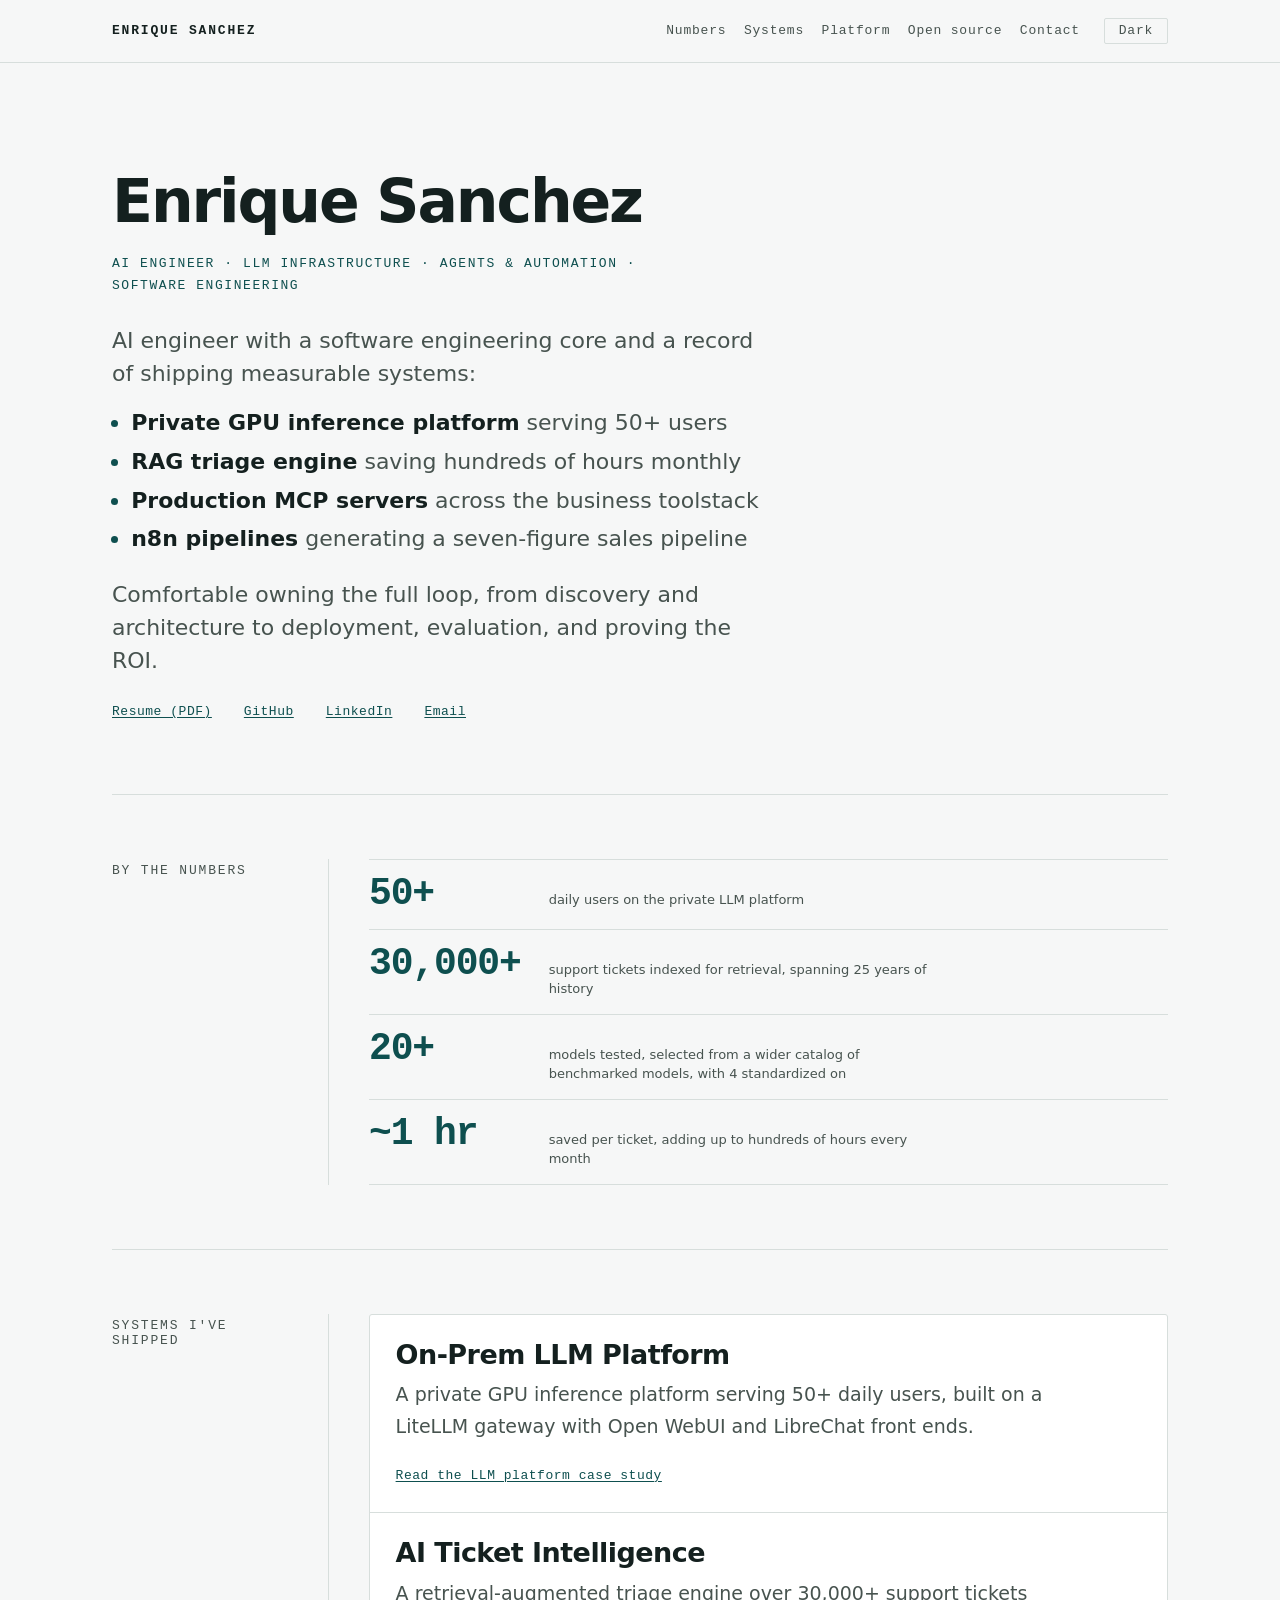
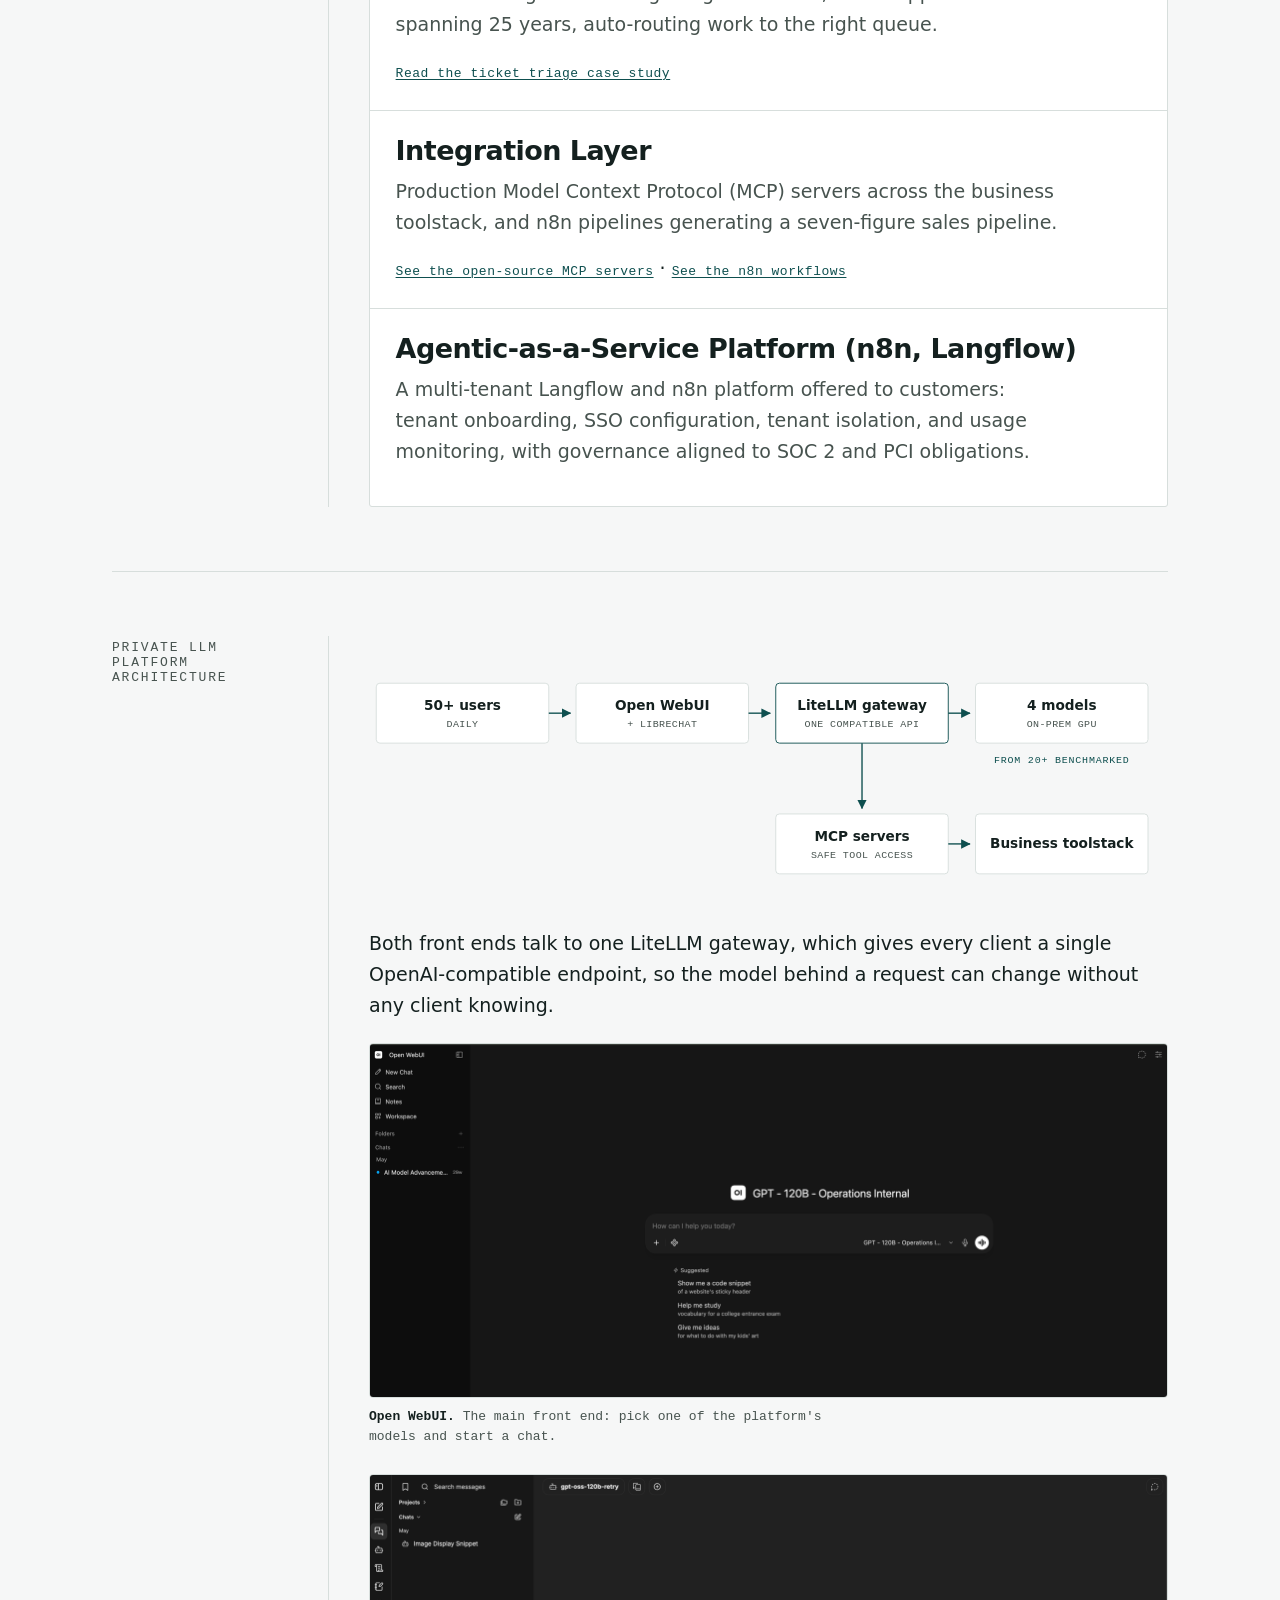
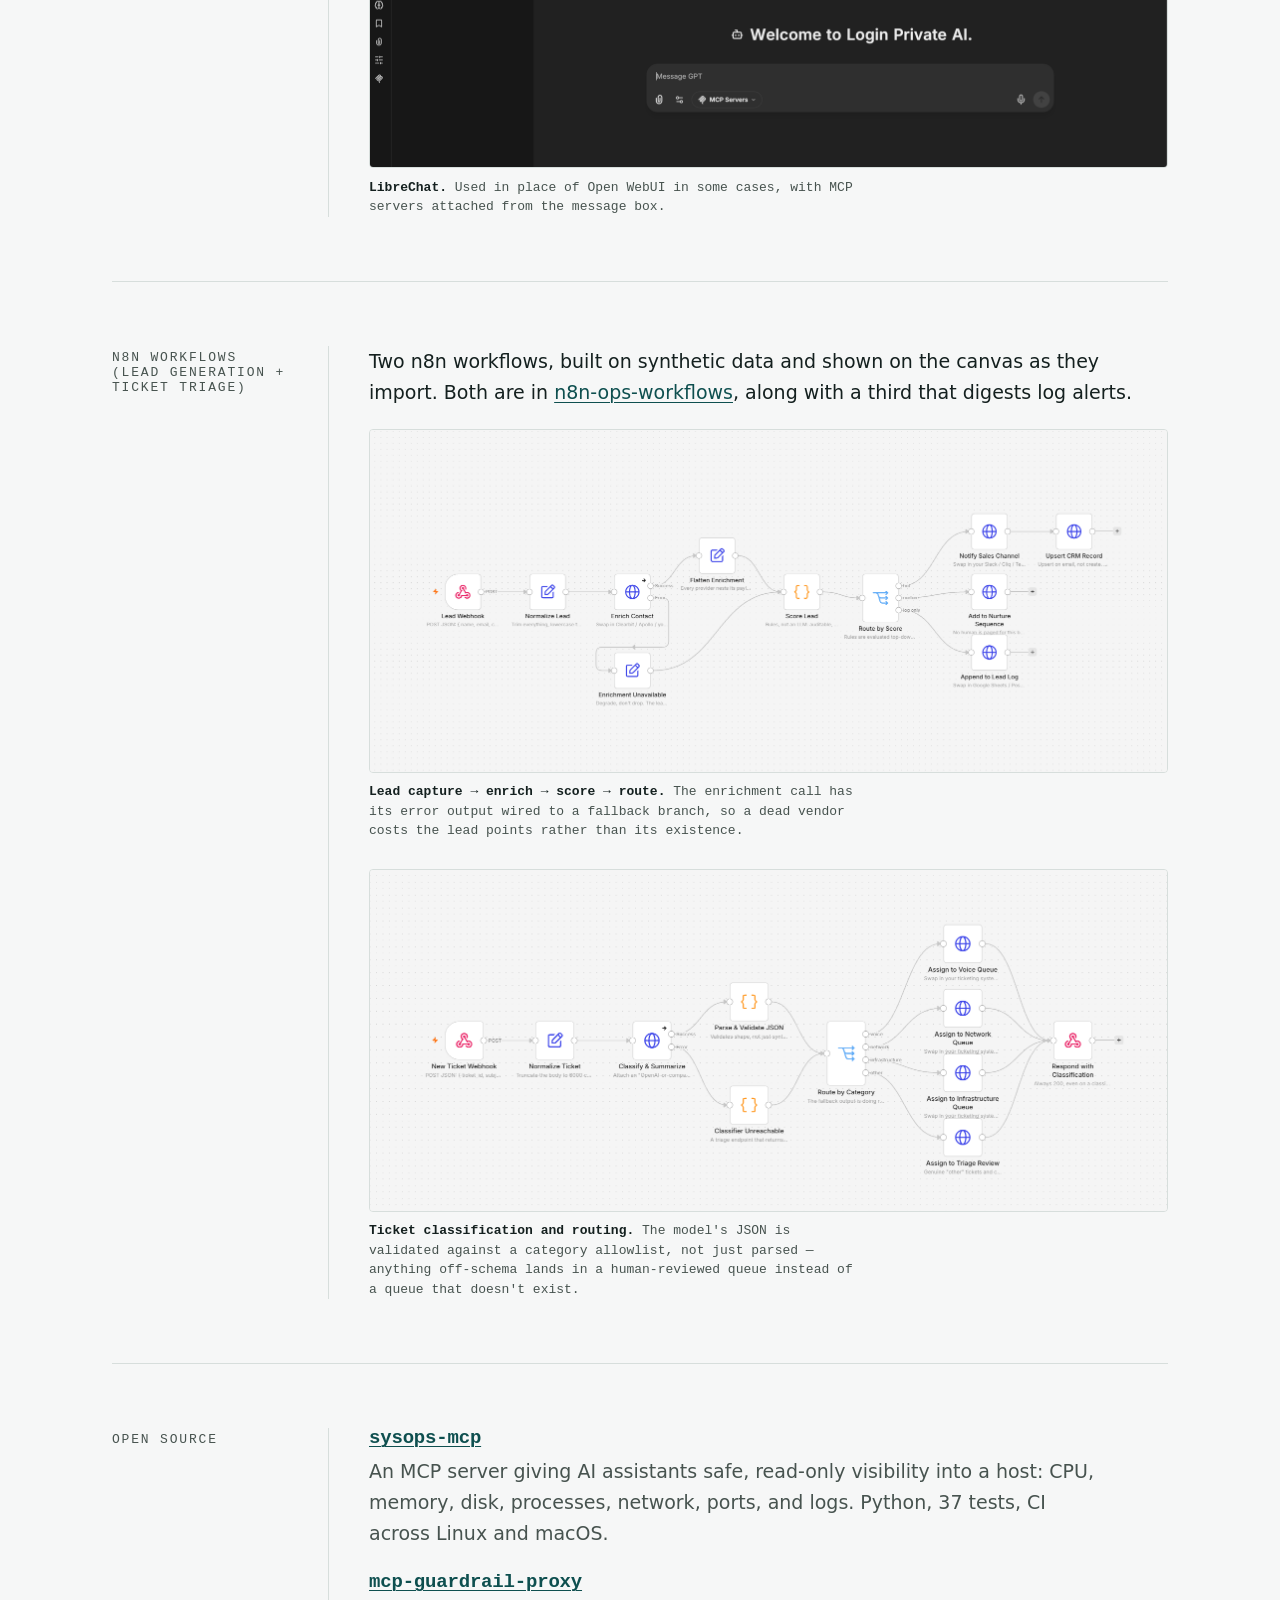
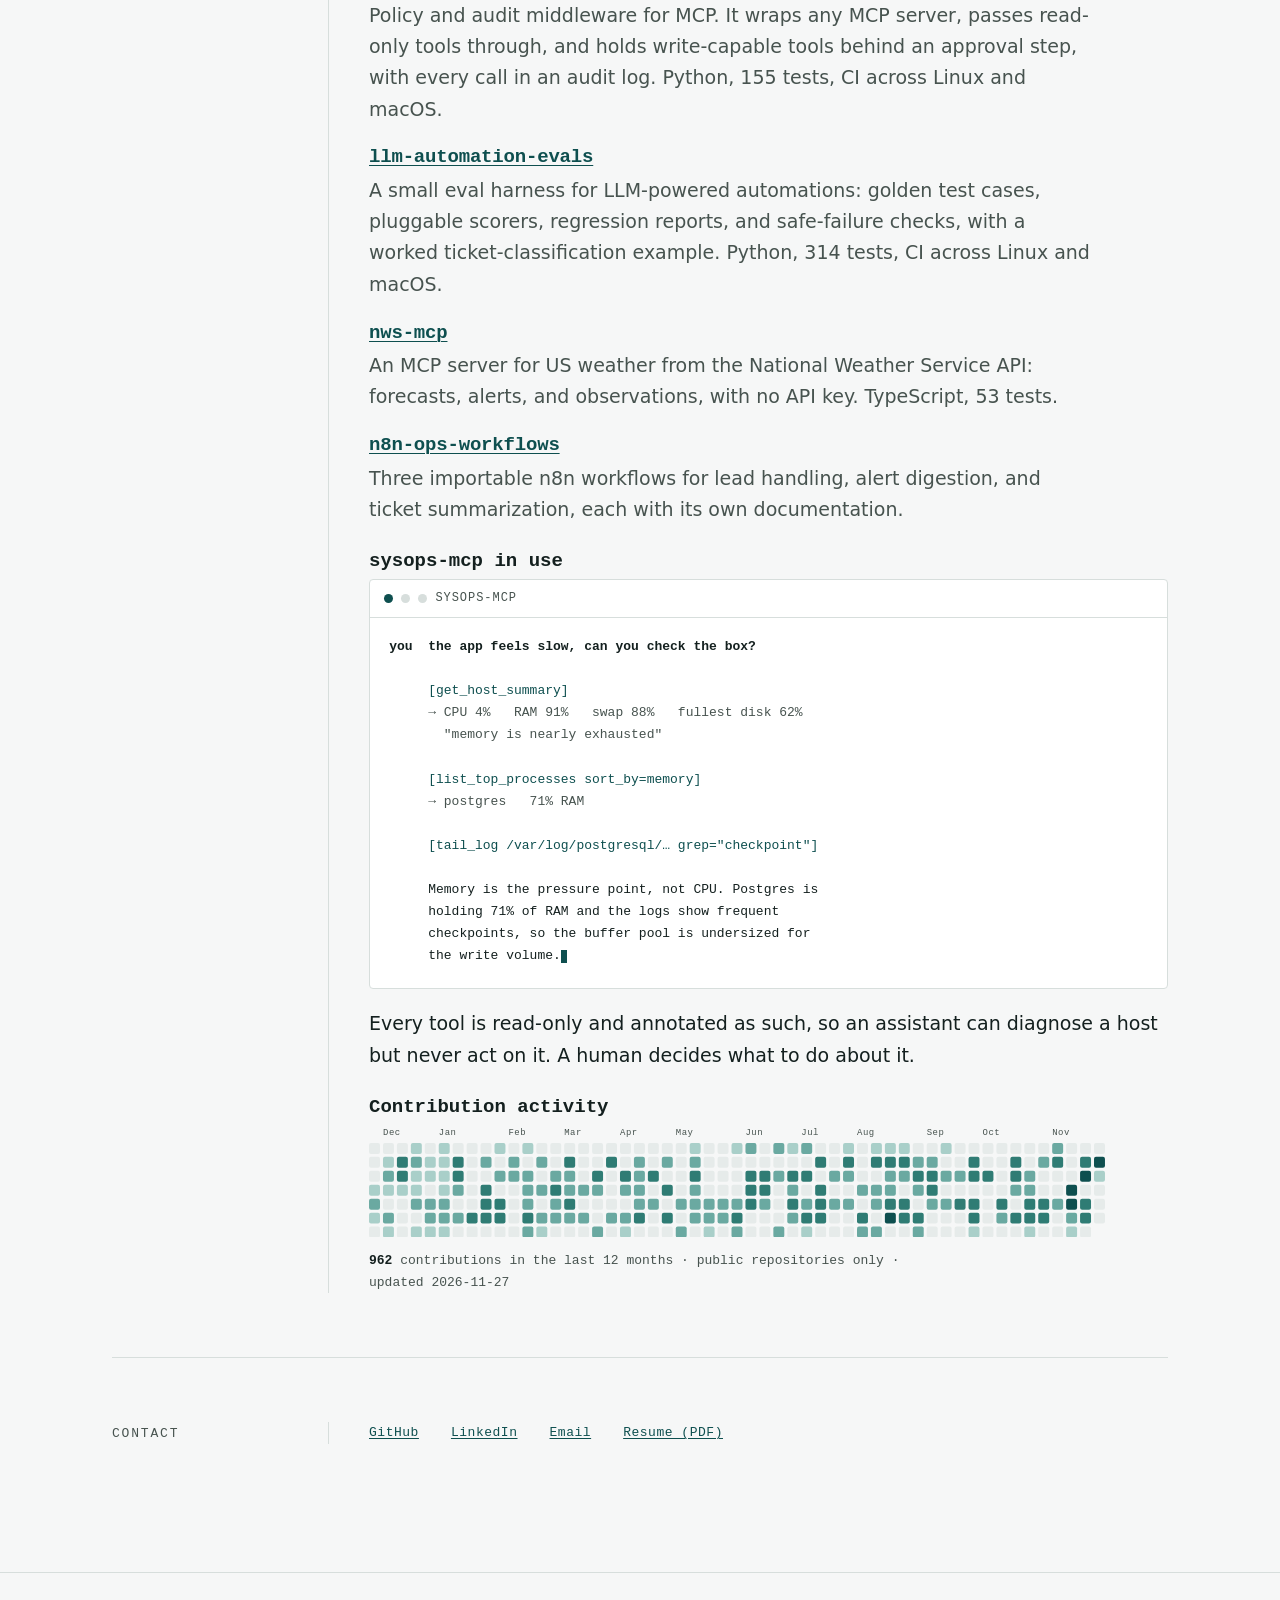
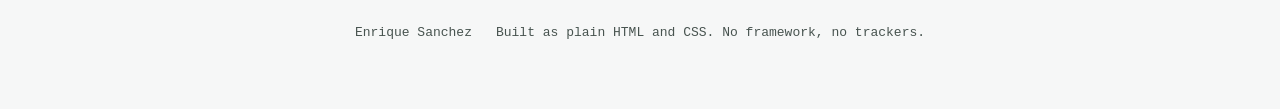
<file: index.html>
<!DOCTYPE html>
<html lang="en">
<head>
<meta charset="utf-8">
<meta name="viewport" content="width=device-width, initial-scale=1">
<title>Enrique Sanchez — AI Engineer</title>
<meta name="description" content="AI and automation engineer building measurable systems: a private GPU inference platform, a RAG ticket triage engine, production MCP servers, and n8n pipelines.">
<link rel="canonical" href="https://enrique-s-j.github.io/">
<meta property="og:type" content="website">
<meta property="og:url" content="https://enrique-s-j.github.io/">
<meta property="og:title" content="Enrique Sanchez — AI Engineer">
<meta property="og:description" content="AI and automation engineer building measurable systems: a private GPU inference platform, a RAG ticket triage engine, production MCP servers, and n8n pipelines.">
<link rel="icon" href="/assets/favicon.svg" type="image/svg+xml">
<link rel="stylesheet" href="/assets/style.css">
<script>
  // Applied before first paint so a chosen theme does not flash the other one.
  // The toggle button itself is wired up by the deferred script; the class
  // tells the stylesheet scripting is on, so it can hold the button's place.
  document.documentElement.className = 'js';
  try {
    var t = localStorage.getItem('theme');
    if (t) document.documentElement.setAttribute('data-theme', t);
  } catch (e) {}
</script>
<script src="/assets/theme.js" defer></script>
</head>
<body>

<a class="skip" href="#main">Skip to content</a>

<header class="masthead">
  <div class="wrap masthead__inner">
    <a class="mark" href="/">Enrique Sanchez</a>
    <nav aria-label="Primary">
      <a href="#numbers">Numbers</a>
      <a href="#systems">Systems</a>
      <a href="#stack">Platform</a>
      <a href="#open-source">Open source</a>
      <a href="#contact">Contact</a>
    </nav>
    <button class="theme-toggle" type="button" id="theme-toggle" hidden>Theme</button>
  </div>
</header>

<main id="main">

  <div class="wrap">

    <section class="hero">
      <h1>Enrique Sanchez</h1>
      <p class="hero__role">AI Engineer · LLM Infrastructure · Agents &amp; Automation · Software Engineering</p>
      <p class="hero__intro">
        AI engineer with a software engineering core and a record of shipping
        measurable systems:
      </p>
      <ul class="hero__list">
        <li><strong>Private GPU inference platform</strong> serving 50+ users</li>
        <li><strong>RAG triage engine</strong> saving hundreds of hours monthly</li>
        <li><strong>Production MCP servers</strong> across the business toolstack</li>
        <li><strong>n8n pipelines</strong> generating a seven-figure sales pipeline</li>
      </ul>
      <p class="hero__intro">
        Comfortable owning the full loop, from discovery and architecture to
        deployment, evaluation, and proving the ROI.
      </p>
      <ul class="contact">
        <li><a href="/assets/Enrique_Sanchez_Resume.pdf">Resume (PDF)</a></li>
        <li><a href="https://github.com/Enrique-S-J" rel="noopener">GitHub</a></li>
        <li><a href="https://linkedin.com/in/enrique-sanchez326" rel="noopener">LinkedIn</a></li>
        <li><a href="mailto:sanchezenriquejunior01@gmail.com">Email</a></li>
      </ul>
    </section>

    <section class="section" id="numbers" aria-labelledby="numbers-label">
      <h2 class="section__label" id="numbers-label">By the numbers</h2>
      <div class="section__body">
        <ul class="readout">
          <li>
            <span class="readout__val">50+</span>
            <span class="readout__key">daily users on the private LLM platform</span>
          </li>
          <li>
            <span class="readout__val">30,000+</span>
            <span class="readout__key">support tickets indexed for retrieval, spanning 25 years of history</span>
          </li>
          <li>
            <span class="readout__val">20+</span>
            <span class="readout__key">models tested, selected from a wider catalog of benchmarked models, with 4 standardized on</span>
          </li>
          <li>
            <span class="readout__val">~1 hr</span>
            <span class="readout__key">saved per ticket, adding up to hundreds of hours every month</span>
          </li>
        </ul>
      </div>
    </section>

    <section class="section" id="systems" aria-labelledby="systems-label">
      <h2 class="section__label" id="systems-label">Systems I've shipped</h2>
      <div class="section__body">
        <ul class="systems">
          <li>
            <h3>On-Prem LLM Platform</h3>
            <p>
              A private GPU inference platform serving 50+ daily users, built on a
              LiteLLM gateway with Open WebUI and LibreChat front ends.
            </p>
            <a href="/case-studies/llm-platform.html">Read the LLM platform case study</a>
          </li>
          <li>
            <h3>AI Ticket Intelligence</h3>
            <p>
              A retrieval-augmented triage engine over 30,000+ support tickets
              spanning 25 years, auto-routing work to the right queue.
            </p>
            <a href="/case-studies/ticket-triage.html">Read the ticket triage case study</a>
          </li>
          <li>
            <h3>Integration Layer</h3>
            <p>
              Production Model Context Protocol (MCP) servers across the business
              toolstack, and n8n pipelines generating a seven-figure sales
              pipeline.
            </p>
            <a href="#open-source">See the open-source MCP servers</a> ·
            <a href="#workflows">See the n8n workflows</a>
          </li>
          <li>
            <h3>Agentic-as-a-Service Platform (n8n, Langflow)</h3>
            <p>
              A multi-tenant Langflow and n8n platform offered to customers:
              tenant onboarding, SSO configuration, tenant isolation, and usage
              monitoring, with governance aligned to SOC 2 and PCI obligations.
            </p>
          </li>
        </ul>
      </div>
    </section>

    <section class="section" id="stack" aria-labelledby="stack-label">
      <h2 class="section__label" id="stack-label">Private LLM platform architecture</h2>
      <div class="section__body">

        <div class="diagram-scroll">
          <svg class="diagram" viewBox="0 0 880 300" role="img"
               aria-label="Architecture diagram. Fifty-plus daily users reach Open WebUI and LibreChat, which call a LiteLLM gateway. The gateway serves four standardized models running on on-premise GPUs, selected from more than twenty benchmarked. The gateway also reaches a layer of MCP servers, which in turn connect to the business toolstack.">
            <defs>
              <marker id="ah" viewBox="0 0 8 8" refX="7.5" refY="4" markerWidth="7" markerHeight="7" orient="auto">
                <path d="M0,0 L8,4 L0,8 z" class="dg-head"/>
              </marker>
            </defs>

            <g class="dg-node">
              <rect class="dg-box" x="8" y="52" width="190" height="66" rx="4"/>
              <text class="dg-title" x="103" y="82" text-anchor="middle">50+ users</text>
              <text class="dg-sub" x="103" y="100" text-anchor="middle">DAILY</text>
            </g>

            <g class="dg-node">
              <rect class="dg-box" x="228" y="52" width="190" height="66" rx="4"/>
              <text class="dg-title" x="323" y="82" text-anchor="middle">Open WebUI</text>
              <text class="dg-sub" x="323" y="100" text-anchor="middle">+ LIBRECHAT</text>
            </g>

            <g class="dg-node">
              <rect class="dg-box dg-box--accent" x="448" y="52" width="190" height="66" rx="4"/>
              <text class="dg-title" x="543" y="82" text-anchor="middle">LiteLLM gateway</text>
              <text class="dg-sub" x="543" y="100" text-anchor="middle">ONE COMPATIBLE API</text>
            </g>

            <g class="dg-node">
              <rect class="dg-box" x="668" y="52" width="190" height="66" rx="4"/>
              <text class="dg-title" x="763" y="82" text-anchor="middle">4 models</text>
              <text class="dg-sub" x="763" y="100" text-anchor="middle">ON-PREM GPU</text>
            </g>
            <text class="dg-note" x="763" y="140" text-anchor="middle">FROM 20+ BENCHMARKED</text>

            <g class="dg-node">
              <rect class="dg-box" x="448" y="196" width="190" height="66" rx="4"/>
              <text class="dg-title" x="543" y="226" text-anchor="middle">MCP servers</text>
              <text class="dg-sub" x="543" y="244" text-anchor="middle">SAFE TOOL ACCESS</text>
            </g>

            <g class="dg-node">
              <rect class="dg-box" x="668" y="196" width="190" height="66" rx="4"/>
              <text class="dg-title" x="763" y="234" text-anchor="middle">Business toolstack</text>
            </g>

            <path class="dg-link" d="M198,85 H222" marker-end="url(#ah)"/>
            <path class="dg-link" d="M418,85 H442" marker-end="url(#ah)"/>
            <path class="dg-link" d="M638,85 H662" marker-end="url(#ah)"/>
            <path class="dg-link" d="M543,118 V190" marker-end="url(#ah)"/>
            <path class="dg-link" d="M638,229 H662" marker-end="url(#ah)"/>
          </svg>
        </div>

        <p>
          Both front ends talk to one LiteLLM gateway, which gives every client a
          single OpenAI-compatible endpoint, so the model behind a request can
          change without any client knowing.
        </p>

        <div class="shots">
          <figure class="shot shot--webui">
            <img src="/assets/llm-open-webui.png" width="1600" height="711" loading="lazy" decoding="async"
                 alt="The Open WebUI start screen in a dark theme: a sidebar with New Chat, Search, Notes and Workspace, and in the centre a message box with a 120B model selected and three suggested prompts beneath it.">
            <figcaption><b>Open WebUI.</b> The main front end: pick one of the platform's models and start a chat.</figcaption>
          </figure>

          <figure class="shot shot--libre">
            <img src="/assets/llm-librechat.png" width="1600" height="589" loading="lazy" decoding="async"
                 alt="The LibreChat start screen in a dark theme: a sidebar of projects and chats, a model selector at the top, and a message box with an MCP Servers menu beside the attachment and settings buttons.">
            <figcaption><b>LibreChat.</b> Used in place of Open WebUI in some cases, with MCP servers attached from the message box.</figcaption>
          </figure>
        </div>
      </div>
    </section>

    <section class="section" id="workflows" aria-labelledby="workflows-label">
      <h2 class="section__label" id="workflows-label">n8n workflows (Lead generation + Ticket triage)</h2>
      <div class="section__body">
        <p>
          Two n8n workflows, built on synthetic data and shown on the canvas as
          they import. Both are in
          <a href="https://github.com/Enrique-S-J/n8n-ops-workflows" rel="noopener">n8n-ops-workflows</a>,
          along with a third that digests log alerts.
        </p>

        <div class="shots">
          <figure class="shot">
            <img src="/assets/n8n-lead-capture.png" width="1600" height="687" loading="lazy" decoding="async"
                 alt="An n8n canvas showing a lead pipeline: a webhook feeds a normalize step, then an enrichment HTTP request whose success and error outputs both converge on a scoring code node, which routes through a switch to hot, nurture, and log-only branches.">
            <figcaption><b>Lead capture → enrich → score → route.</b> The enrichment call has its error output wired to a fallback branch, so a dead vendor costs the lead points rather than its existence.</figcaption>
          </figure>

          <figure class="shot">
            <img src="/assets/n8n-ticket-triage.png" width="1600" height="687" loading="lazy" decoding="async"
                 alt="An n8n canvas showing a ticket triage pipeline: a webhook and normalize step feed an LLM classification request, whose success path goes to a JSON validation node and whose error path goes to a fallback, both converging on a switch that fans out to voice, network, infrastructure, and triage-review queues before responding to the webhook.">
            <figcaption><b>Ticket classification and routing.</b> The model's JSON is validated against a category allowlist, not just parsed — anything off-schema lands in a human-reviewed queue instead of a queue that doesn't exist.</figcaption>
          </figure>
        </div>
      </div>
    </section>

    <section class="section" id="open-source" aria-labelledby="oss-label">
      <h2 class="section__label" id="oss-label">Open source</h2>
      <div class="section__body">
        <ul class="repos">
          <li>
            <h3><a href="https://github.com/Enrique-S-J/sysops-mcp" rel="noopener">sysops-mcp</a></h3>
            <p>
              An MCP server giving AI assistants safe, read-only visibility into a
              host: CPU, memory, disk, processes, network, ports, and logs. Python,
              37 tests, CI across Linux and macOS.
            </p>
          </li>
          <li>
            <h3><a href="https://github.com/Enrique-S-J/mcp-guardrail-proxy" rel="noopener">mcp-guardrail-proxy</a></h3>
            <p>
              Policy and audit middleware for MCP. It wraps any MCP server, passes
              read-only tools through, and holds write-capable tools behind an
              approval step, with every call in an audit log. Python, 155 tests,
              CI across Linux and macOS.
            </p>
          </li>
          <li>
            <h3><a href="https://github.com/Enrique-S-J/llm-automation-evals" rel="noopener">llm-automation-evals</a></h3>
            <p>
              A small eval harness for LLM-powered automations: golden test cases,
              pluggable scorers, regression reports, and safe-failure checks, with
              a worked ticket-classification example. Python, 314 tests, CI across
              Linux and macOS.
            </p>
          </li>
          <li>
            <h3><a href="https://github.com/Enrique-S-J/nws-mcp" rel="noopener">nws-mcp</a></h3>
            <p>
              An MCP server for US weather from the National Weather Service API:
              forecasts, alerts, and observations, with no API key. TypeScript,
              53 tests.
            </p>
          </li>
          <li>
            <h3><a href="https://github.com/Enrique-S-J/n8n-ops-workflows" rel="noopener">n8n-ops-workflows</a></h3>
            <p>
              Three importable n8n workflows for lead handling, alert digestion,
              and ticket summarization, each with its own documentation.
            </p>
          </li>
          <!-- One card per repository that is public right now, checked with
               `gh repo list Enrique-S-J` (add the visibility flag for public).
               A repository gets its card in the same change that confirms it
               is public, never before: a card for an unpublished repository
               is a link that 404s. -->
        </ul>

        <h3>sysops-mcp in use</h3>
        <div class="terminal">
          <div class="terminal__bar">
            <span class="terminal__dot"></span>
            <span class="terminal__dot"></span>
            <span class="terminal__dot"></span>
            <span>sysops-mcp</span>
          </div>
          <pre class="terminal__body"><span class="t-user">you  the app feels slow, can you check the box?</span>

<span class="t-tool">     [get_host_summary]</span>
<span class="t-out">     → CPU 4%   RAM 91%   swap 88%   fullest disk 62%
       "memory is nearly exhausted"</span>

<span class="t-tool">     [list_top_processes sort_by=memory]</span>
<span class="t-out">     → postgres   71% RAM</span>

<span class="t-tool">     [tail_log /var/log/postgresql/… grep="checkpoint"]</span>

<span class="t-said">     Memory is the pressure point, not CPU. Postgres is
     holding 71% of RAM and the logs show frequent
     checkpoints, so the buffer pool is undersized for
     the write volume.<span class="t-caret"></span></span></pre>
        </div>
        <p>
          Every tool is read-only and annotated as such, so an assistant can
          diagnose a host but never act on it. A human decides what to do about it.
        </p>

        <h3 id="contrib-heading">Contribution activity</h3>
        <!-- contrib:start -->
<svg class="contrib-grid" viewBox="0 0 739 113" role="img" aria-label="GitHub contribution grid: 962 contributions between 2025-11-23 and 2026-11-27."><text class="cg-month" x="14" y="10">Dec</text><text class="cg-month" x="70" y="10">Jan</text><text class="cg-month" x="140" y="10">Feb</text><text class="cg-month" x="196" y="10">Mar</text><text class="cg-month" x="252" y="10">Apr</text><text class="cg-month" x="308" y="10">May</text><text class="cg-month" x="378" y="10">Jun</text><text class="cg-month" x="434" y="10">Jul</text><text class="cg-month" x="490" y="10">Aug</text><text class="cg-month" x="560" y="10">Sep</text><text class="cg-month" x="616" y="10">Oct</text><text class="cg-month" x="686" y="10">Nov</text><rect class="cg-c cg-0" x="0" y="18" width="11" height="11" rx="2"><title>0 contributions on 2025-11-23</title></rect><rect class="cg-c cg-0" x="0" y="32" width="11" height="11" rx="2"><title>0 contributions on 2025-11-24</title></rect><rect class="cg-c cg-0" x="0" y="46" width="11" height="11" rx="2"><title>0 contributions on 2025-11-25</title></rect><rect class="cg-c cg-1" x="0" y="60" width="11" height="11" rx="2"><title>2 contributions on 2025-11-26</title></rect><rect class="cg-c cg-2" x="0" y="74" width="11" height="11" rx="2"><title>3 contributions on 2025-11-27</title></rect><rect class="cg-c cg-1" x="0" y="88" width="11" height="11" rx="2"><title>2 contributions on 2025-11-28</title></rect><rect class="cg-c cg-0" x="0" y="102" width="11" height="11" rx="2"><title>0 contributions on 2025-11-29</title></rect><rect class="cg-c cg-0" x="14" y="18" width="11" height="11" rx="2"><title>0 contributions on 2025-11-30</title></rect><rect class="cg-c cg-1" x="14" y="32" width="11" height="11" rx="2"><title>1 contribution on 2025-12-01</title></rect><rect class="cg-c cg-2" x="14" y="46" width="11" height="11" rx="2"><title>3 contributions on 2025-12-02</title></rect><rect class="cg-c cg-1" x="14" y="60" width="11" height="11" rx="2"><title>2 contributions on 2025-12-03</title></rect><rect class="cg-c cg-0" x="14" y="74" width="11" height="11" rx="2"><title>0 contributions on 2025-12-04</title></rect><rect class="cg-c cg-2" x="14" y="88" width="11" height="11" rx="2"><title>3 contributions on 2025-12-05</title></rect><rect class="cg-c cg-1" x="14" y="102" width="11" height="11" rx="2"><title>1 contribution on 2025-12-06</title></rect><rect class="cg-c cg-0" x="28" y="18" width="11" height="11" rx="2"><title>0 contributions on 2025-12-07</title></rect><rect class="cg-c cg-3" x="28" y="32" width="11" height="11" rx="2"><title>7 contributions on 2025-12-08</title></rect><rect class="cg-c cg-3" x="28" y="46" width="11" height="11" rx="2"><title>6 contributions on 2025-12-09</title></rect><rect class="cg-c cg-1" x="28" y="60" width="11" height="11" rx="2"><title>2 contributions on 2025-12-10</title></rect><rect class="cg-c cg-0" x="28" y="74" width="11" height="11" rx="2"><title>0 contributions on 2025-12-11</title></rect><rect class="cg-c cg-0" x="28" y="88" width="11" height="11" rx="2"><title>0 contributions on 2025-12-12</title></rect><rect class="cg-c cg-0" x="28" y="102" width="11" height="11" rx="2"><title>0 contributions on 2025-12-13</title></rect><rect class="cg-c cg-1" x="42" y="18" width="11" height="11" rx="2"><title>2 contributions on 2025-12-14</title></rect><rect class="cg-c cg-2" x="42" y="32" width="11" height="11" rx="2"><title>5 contributions on 2025-12-15</title></rect><rect class="cg-c cg-1" x="42" y="46" width="11" height="11" rx="2"><title>1 contribution on 2025-12-16</title></rect><rect class="cg-c cg-1" x="42" y="60" width="11" height="11" rx="2"><title>2 contributions on 2025-12-17</title></rect><rect class="cg-c cg-2" x="42" y="74" width="11" height="11" rx="2"><title>4 contributions on 2025-12-18</title></rect><rect class="cg-c cg-0" x="42" y="88" width="11" height="11" rx="2"><title>0 contributions on 2025-12-19</title></rect><rect class="cg-c cg-1" x="42" y="102" width="11" height="11" rx="2"><title>1 contribution on 2025-12-20</title></rect><rect class="cg-c cg-0" x="56" y="18" width="11" height="11" rx="2"><title>0 contributions on 2025-12-21</title></rect><rect class="cg-c cg-1" x="56" y="32" width="11" height="11" rx="2"><title>2 contributions on 2025-12-22</title></rect><rect class="cg-c cg-1" x="56" y="46" width="11" height="11" rx="2"><title>1 contribution on 2025-12-23</title></rect><rect class="cg-c cg-0" x="56" y="60" width="11" height="11" rx="2"><title>0 contributions on 2025-12-24</title></rect><rect class="cg-c cg-2" x="56" y="74" width="11" height="11" rx="2"><title>4 contributions on 2025-12-25</title></rect><rect class="cg-c cg-2" x="56" y="88" width="11" height="11" rx="2"><title>4 contributions on 2025-12-26</title></rect><rect class="cg-c cg-1" x="56" y="102" width="11" height="11" rx="2"><title>1 contribution on 2025-12-27</title></rect><rect class="cg-c cg-1" x="70" y="18" width="11" height="11" rx="2"><title>2 contributions on 2025-12-28</title></rect><rect class="cg-c cg-1" x="70" y="32" width="11" height="11" rx="2"><title>2 contributions on 2025-12-29</title></rect><rect class="cg-c cg-1" x="70" y="46" width="11" height="11" rx="2"><title>1 contribution on 2025-12-30</title></rect><rect class="cg-c cg-1" x="70" y="60" width="11" height="11" rx="2"><title>1 contribution on 2025-12-31</title></rect><rect class="cg-c cg-2" x="70" y="74" width="11" height="11" rx="2"><title>3 contributions on 2026-01-01</title></rect><rect class="cg-c cg-2" x="70" y="88" width="11" height="11" rx="2"><title>3 contributions on 2026-01-02</title></rect><rect class="cg-c cg-1" x="70" y="102" width="11" height="11" rx="2"><title>2 contributions on 2026-01-03</title></rect><rect class="cg-c cg-0" x="84" y="18" width="11" height="11" rx="2"><title>0 contributions on 2026-01-04</title></rect><rect class="cg-c cg-3" x="84" y="32" width="11" height="11" rx="2"><title>9 contributions on 2026-01-05</title></rect><rect class="cg-c cg-3" x="84" y="46" width="11" height="11" rx="2"><title>6 contributions on 2026-01-06</title></rect><rect class="cg-c cg-2" x="84" y="60" width="11" height="11" rx="2"><title>3 contributions on 2026-01-07</title></rect><rect class="cg-c cg-0" x="84" y="74" width="11" height="11" rx="2"><title>0 contributions on 2026-01-08</title></rect><rect class="cg-c cg-2" x="84" y="88" width="11" height="11" rx="2"><title>3 contributions on 2026-01-09</title></rect><rect class="cg-c cg-0" x="84" y="102" width="11" height="11" rx="2"><title>0 contributions on 2026-01-10</title></rect><rect class="cg-c cg-0" x="98" y="18" width="11" height="11" rx="2"><title>0 contributions on 2026-01-11</title></rect><rect class="cg-c cg-0" x="98" y="32" width="11" height="11" rx="2"><title>0 contributions on 2026-01-12</title></rect><rect class="cg-c cg-0" x="98" y="46" width="11" height="11" rx="2"><title>0 contributions on 2026-01-13</title></rect><rect class="cg-c cg-0" x="98" y="60" width="11" height="11" rx="2"><title>0 contributions on 2026-01-14</title></rect><rect class="cg-c cg-0" x="98" y="74" width="11" height="11" rx="2"><title>0 contributions on 2026-01-15</title></rect><rect class="cg-c cg-3" x="98" y="88" width="11" height="11" rx="2"><title>6 contributions on 2026-01-16</title></rect><rect class="cg-c cg-0" x="98" y="102" width="11" height="11" rx="2"><title>0 contributions on 2026-01-17</title></rect><rect class="cg-c cg-0" x="112" y="18" width="11" height="11" rx="2"><title>0 contributions on 2026-01-18</title></rect><rect class="cg-c cg-2" x="112" y="32" width="11" height="11" rx="2"><title>3 contributions on 2026-01-19</title></rect><rect class="cg-c cg-0" x="112" y="46" width="11" height="11" rx="2"><title>0 contributions on 2026-01-20</title></rect><rect class="cg-c cg-3" x="112" y="60" width="11" height="11" rx="2"><title>6 contributions on 2026-01-21</title></rect><rect class="cg-c cg-3" x="112" y="74" width="11" height="11" rx="2"><title>6 contributions on 2026-01-22</title></rect><rect class="cg-c cg-3" x="112" y="88" width="11" height="11" rx="2"><title>9 contributions on 2026-01-23</title></rect><rect class="cg-c cg-0" x="112" y="102" width="11" height="11" rx="2"><title>0 contributions on 2026-01-24</title></rect><rect class="cg-c cg-1" x="126" y="18" width="11" height="11" rx="2"><title>2 contributions on 2026-01-25</title></rect><rect class="cg-c cg-0" x="126" y="32" width="11" height="11" rx="2"><title>0 contributions on 2026-01-26</title></rect><rect class="cg-c cg-2" x="126" y="46" width="11" height="11" rx="2"><title>3 contributions on 2026-01-27</title></rect><rect class="cg-c cg-0" x="126" y="60" width="11" height="11" rx="2"><title>0 contributions on 2026-01-28</title></rect><rect class="cg-c cg-3" x="126" y="74" width="11" height="11" rx="2"><title>6 contributions on 2026-01-29</title></rect><rect class="cg-c cg-3" x="126" y="88" width="11" height="11" rx="2"><title>6 contributions on 2026-01-30</title></rect><rect class="cg-c cg-0" x="126" y="102" width="11" height="11" rx="2"><title>0 contributions on 2026-01-31</title></rect><rect class="cg-c cg-0" x="140" y="18" width="11" height="11" rx="2"><title>0 contributions on 2026-02-01</title></rect><rect class="cg-c cg-2" x="140" y="32" width="11" height="11" rx="2"><title>3 contributions on 2026-02-02</title></rect><rect class="cg-c cg-2" x="140" y="46" width="11" height="11" rx="2"><title>3 contributions on 2026-02-03</title></rect><rect class="cg-c cg-0" x="140" y="60" width="11" height="11" rx="2"><title>0 contributions on 2026-02-04</title></rect><rect class="cg-c cg-0" x="140" y="74" width="11" height="11" rx="2"><title>0 contributions on 2026-02-05</title></rect><rect class="cg-c cg-0" x="140" y="88" width="11" height="11" rx="2"><title>0 contributions on 2026-02-06</title></rect><rect class="cg-c cg-0" x="140" y="102" width="11" height="11" rx="2"><title>0 contributions on 2026-02-07</title></rect><rect class="cg-c cg-1" x="154" y="18" width="11" height="11" rx="2"><title>2 contributions on 2026-02-08</title></rect><rect class="cg-c cg-0" x="154" y="32" width="11" height="11" rx="2"><title>0 contributions on 2026-02-09</title></rect><rect class="cg-c cg-2" x="154" y="46" width="11" height="11" rx="2"><title>3 contributions on 2026-02-10</title></rect><rect class="cg-c cg-2" x="154" y="60" width="11" height="11" rx="2"><title>3 contributions on 2026-02-11</title></rect><rect class="cg-c cg-2" x="154" y="74" width="11" height="11" rx="2"><title>3 contributions on 2026-02-12</title></rect><rect class="cg-c cg-3" x="154" y="88" width="11" height="11" rx="2"><title>6 contributions on 2026-02-13</title></rect><rect class="cg-c cg-2" x="154" y="102" width="11" height="11" rx="2"><title>4 contributions on 2026-02-14</title></rect><rect class="cg-c cg-0" x="168" y="18" width="11" height="11" rx="2"><title>0 contributions on 2026-02-15</title></rect><rect class="cg-c cg-2" x="168" y="32" width="11" height="11" rx="2"><title>3 contributions on 2026-02-16</title></rect><rect class="cg-c cg-0" x="168" y="46" width="11" height="11" rx="2"><title>0 contributions on 2026-02-17</title></rect><rect class="cg-c cg-2" x="168" y="60" width="11" height="11" rx="2"><title>3 contributions on 2026-02-18</title></rect><rect class="cg-c cg-0" x="168" y="74" width="11" height="11" rx="2"><title>0 contributions on 2026-02-19</title></rect><rect class="cg-c cg-2" x="168" y="88" width="11" height="11" rx="2"><title>3 contributions on 2026-02-20</title></rect><rect class="cg-c cg-1" x="168" y="102" width="11" height="11" rx="2"><title>2 contributions on 2026-02-21</title></rect><rect class="cg-c cg-0" x="182" y="18" width="11" height="11" rx="2"><title>0 contributions on 2026-02-22</title></rect><rect class="cg-c cg-0" x="182" y="32" width="11" height="11" rx="2"><title>0 contributions on 2026-02-23</title></rect><rect class="cg-c cg-2" x="182" y="46" width="11" height="11" rx="2"><title>3 contributions on 2026-02-24</title></rect><rect class="cg-c cg-3" x="182" y="60" width="11" height="11" rx="2"><title>6 contributions on 2026-02-25</title></rect><rect class="cg-c cg-2" x="182" y="74" width="11" height="11" rx="2"><title>3 contributions on 2026-02-26</title></rect><rect class="cg-c cg-2" x="182" y="88" width="11" height="11" rx="2"><title>3 contributions on 2026-02-27</title></rect><rect class="cg-c cg-0" x="182" y="102" width="11" height="11" rx="2"><title>0 contributions on 2026-02-28</title></rect><rect class="cg-c cg-0" x="196" y="18" width="11" height="11" rx="2"><title>0 contributions on 2026-03-01</title></rect><rect class="cg-c cg-3" x="196" y="32" width="11" height="11" rx="2"><title>9 contributions on 2026-03-02</title></rect><rect class="cg-c cg-2" x="196" y="46" width="11" height="11" rx="2"><title>3 contributions on 2026-03-03</title></rect><rect class="cg-c cg-2" x="196" y="60" width="11" height="11" rx="2"><title>3 contributions on 2026-03-04</title></rect><rect class="cg-c cg-3" x="196" y="74" width="11" height="11" rx="2"><title>6 contributions on 2026-03-05</title></rect><rect class="cg-c cg-2" x="196" y="88" width="11" height="11" rx="2"><title>3 contributions on 2026-03-06</title></rect><rect class="cg-c cg-0" x="196" y="102" width="11" height="11" rx="2"><title>0 contributions on 2026-03-07</title></rect><rect class="cg-c cg-0" x="210" y="18" width="11" height="11" rx="2"><title>0 contributions on 2026-03-08</title></rect><rect class="cg-c cg-0" x="210" y="32" width="11" height="11" rx="2"><title>0 contributions on 2026-03-09</title></rect><rect class="cg-c cg-0" x="210" y="46" width="11" height="11" rx="2"><title>0 contributions on 2026-03-10</title></rect><rect class="cg-c cg-2" x="210" y="60" width="11" height="11" rx="2"><title>3 contributions on 2026-03-11</title></rect><rect class="cg-c cg-0" x="210" y="74" width="11" height="11" rx="2"><title>0 contributions on 2026-03-12</title></rect><rect class="cg-c cg-2" x="210" y="88" width="11" height="11" rx="2"><title>3 contributions on 2026-03-13</title></rect><rect class="cg-c cg-0" x="210" y="102" width="11" height="11" rx="2"><title>0 contributions on 2026-03-14</title></rect><rect class="cg-c cg-0" x="224" y="18" width="11" height="11" rx="2"><title>0 contributions on 2026-03-15</title></rect><rect class="cg-c cg-0" x="224" y="32" width="11" height="11" rx="2"><title>0 contributions on 2026-03-16</title></rect><rect class="cg-c cg-3" x="224" y="46" width="11" height="11" rx="2"><title>6 contributions on 2026-03-17</title></rect><rect class="cg-c cg-2" x="224" y="60" width="11" height="11" rx="2"><title>3 contributions on 2026-03-18</title></rect><rect class="cg-c cg-0" x="224" y="74" width="11" height="11" rx="2"><title>0 contributions on 2026-03-19</title></rect><rect class="cg-c cg-0" x="224" y="88" width="11" height="11" rx="2"><title>0 contributions on 2026-03-20</title></rect><rect class="cg-c cg-2" x="224" y="102" width="11" height="11" rx="2"><title>4 contributions on 2026-03-21</title></rect><rect class="cg-c cg-0" x="238" y="18" width="11" height="11" rx="2"><title>0 contributions on 2026-03-22</title></rect><rect class="cg-c cg-3" x="238" y="32" width="11" height="11" rx="2"><title>6 contributions on 2026-03-23</title></rect><rect class="cg-c cg-0" x="238" y="46" width="11" height="11" rx="2"><title>0 contributions on 2026-03-24</title></rect><rect class="cg-c cg-0" x="238" y="60" width="11" height="11" rx="2"><title>0 contributions on 2026-03-25</title></rect><rect class="cg-c cg-0" x="238" y="74" width="11" height="11" rx="2"><title>0 contributions on 2026-03-26</title></rect><rect class="cg-c cg-2" x="238" y="88" width="11" height="11" rx="2"><title>3 contributions on 2026-03-27</title></rect><rect class="cg-c cg-0" x="238" y="102" width="11" height="11" rx="2"><title>0 contributions on 2026-03-28</title></rect><rect class="cg-c cg-0" x="252" y="18" width="11" height="11" rx="2"><title>0 contributions on 2026-03-29</title></rect><rect class="cg-c cg-0" x="252" y="32" width="11" height="11" rx="2"><title>0 contributions on 2026-03-30</title></rect><rect class="cg-c cg-3" x="252" y="46" width="11" height="11" rx="2"><title>6 contributions on 2026-03-31</title></rect><rect class="cg-c cg-2" x="252" y="60" width="11" height="11" rx="2"><title>3 contributions on 2026-04-01</title></rect><rect class="cg-c cg-0" x="252" y="74" width="11" height="11" rx="2"><title>0 contributions on 2026-04-02</title></rect><rect class="cg-c cg-2" x="252" y="88" width="11" height="11" rx="2"><title>3 contributions on 2026-04-03</title></rect><rect class="cg-c cg-1" x="252" y="102" width="11" height="11" rx="2"><title>2 contributions on 2026-04-04</title></rect><rect class="cg-c cg-0" x="266" y="18" width="11" height="11" rx="2"><title>0 contributions on 2026-04-05</title></rect><rect class="cg-c cg-2" x="266" y="32" width="11" height="11" rx="2"><title>3 contributions on 2026-04-06</title></rect><rect class="cg-c cg-2" x="266" y="46" width="11" height="11" rx="2"><title>3 contributions on 2026-04-07</title></rect><rect class="cg-c cg-2" x="266" y="60" width="11" height="11" rx="2"><title>3 contributions on 2026-04-08</title></rect><rect class="cg-c cg-2" x="266" y="74" width="11" height="11" rx="2"><title>3 contributions on 2026-04-09</title></rect><rect class="cg-c cg-3" x="266" y="88" width="11" height="11" rx="2"><title>9 contributions on 2026-04-10</title></rect><rect class="cg-c cg-0" x="266" y="102" width="11" height="11" rx="2"><title>0 contributions on 2026-04-11</title></rect><rect class="cg-c cg-0" x="280" y="18" width="11" height="11" rx="2"><title>0 contributions on 2026-04-12</title></rect><rect class="cg-c cg-0" x="280" y="32" width="11" height="11" rx="2"><title>0 contributions on 2026-04-13</title></rect><rect class="cg-c cg-3" x="280" y="46" width="11" height="11" rx="2"><title>9 contributions on 2026-04-14</title></rect><rect class="cg-c cg-0" x="280" y="60" width="11" height="11" rx="2"><title>0 contributions on 2026-04-15</title></rect><rect class="cg-c cg-2" x="280" y="74" width="11" height="11" rx="2"><title>3 contributions on 2026-04-16</title></rect><rect class="cg-c cg-0" x="280" y="88" width="11" height="11" rx="2"><title>0 contributions on 2026-04-17</title></rect><rect class="cg-c cg-0" x="280" y="102" width="11" height="11" rx="2"><title>0 contributions on 2026-04-18</title></rect><rect class="cg-c cg-0" x="294" y="18" width="11" height="11" rx="2"><title>0 contributions on 2026-04-19</title></rect><rect class="cg-c cg-2" x="294" y="32" width="11" height="11" rx="2"><title>3 contributions on 2026-04-20</title></rect><rect class="cg-c cg-0" x="294" y="46" width="11" height="11" rx="2"><title>0 contributions on 2026-04-21</title></rect><rect class="cg-c cg-3" x="294" y="60" width="11" height="11" rx="2"><title>9 contributions on 2026-04-22</title></rect><rect class="cg-c cg-0" x="294" y="74" width="11" height="11" rx="2"><title>0 contributions on 2026-04-23</title></rect><rect class="cg-c cg-3" x="294" y="88" width="11" height="11" rx="2"><title>6 contributions on 2026-04-24</title></rect><rect class="cg-c cg-0" x="294" y="102" width="11" height="11" rx="2"><title>0 contributions on 2026-04-25</title></rect><rect class="cg-c cg-0" x="308" y="18" width="11" height="11" rx="2"><title>0 contributions on 2026-04-26</title></rect><rect class="cg-c cg-0" x="308" y="32" width="11" height="11" rx="2"><title>0 contributions on 2026-04-27</title></rect><rect class="cg-c cg-0" x="308" y="46" width="11" height="11" rx="2"><title>0 contributions on 2026-04-28</title></rect><rect class="cg-c cg-0" x="308" y="60" width="11" height="11" rx="2"><title>0 contributions on 2026-04-29</title></rect><rect class="cg-c cg-2" x="308" y="74" width="11" height="11" rx="2"><title>3 contributions on 2026-04-30</title></rect><rect class="cg-c cg-0" x="308" y="88" width="11" height="11" rx="2"><title>0 contributions on 2026-05-01</title></rect><rect class="cg-c cg-2" x="308" y="102" width="11" height="11" rx="2"><title>4 contributions on 2026-05-02</title></rect><rect class="cg-c cg-1" x="322" y="18" width="11" height="11" rx="2"><title>2 contributions on 2026-05-03</title></rect><rect class="cg-c cg-2" x="322" y="32" width="11" height="11" rx="2"><title>3 contributions on 2026-05-04</title></rect><rect class="cg-c cg-3" x="322" y="46" width="11" height="11" rx="2"><title>6 contributions on 2026-05-05</title></rect><rect class="cg-c cg-2" x="322" y="60" width="11" height="11" rx="2"><title>3 contributions on 2026-05-06</title></rect><rect class="cg-c cg-2" x="322" y="74" width="11" height="11" rx="2"><title>3 contributions on 2026-05-07</title></rect><rect class="cg-c cg-2" x="322" y="88" width="11" height="11" rx="2"><title>3 contributions on 2026-05-08</title></rect><rect class="cg-c cg-0" x="322" y="102" width="11" height="11" rx="2"><title>0 contributions on 2026-05-09</title></rect><rect class="cg-c cg-0" x="336" y="18" width="11" height="11" rx="2"><title>0 contributions on 2026-05-10</title></rect><rect class="cg-c cg-0" x="336" y="32" width="11" height="11" rx="2"><title>0 contributions on 2026-05-11</title></rect><rect class="cg-c cg-0" x="336" y="46" width="11" height="11" rx="2"><title>0 contributions on 2026-05-12</title></rect><rect class="cg-c cg-0" x="336" y="60" width="11" height="11" rx="2"><title>0 contributions on 2026-05-13</title></rect><rect class="cg-c cg-2" x="336" y="74" width="11" height="11" rx="2"><title>3 contributions on 2026-05-14</title></rect><rect class="cg-c cg-2" x="336" y="88" width="11" height="11" rx="2"><title>3 contributions on 2026-05-15</title></rect><rect class="cg-c cg-1" x="336" y="102" width="11" height="11" rx="2"><title>2 contributions on 2026-05-16</title></rect><rect class="cg-c cg-0" x="350" y="18" width="11" height="11" rx="2"><title>0 contributions on 2026-05-17</title></rect><rect class="cg-c cg-0" x="350" y="32" width="11" height="11" rx="2"><title>0 contributions on 2026-05-18</title></rect><rect class="cg-c cg-0" x="350" y="46" width="11" height="11" rx="2"><title>0 contributions on 2026-05-19</title></rect><rect class="cg-c cg-0" x="350" y="60" width="11" height="11" rx="2"><title>0 contributions on 2026-05-20</title></rect><rect class="cg-c cg-2" x="350" y="74" width="11" height="11" rx="2"><title>3 contributions on 2026-05-21</title></rect><rect class="cg-c cg-2" x="350" y="88" width="11" height="11" rx="2"><title>3 contributions on 2026-05-22</title></rect><rect class="cg-c cg-0" x="350" y="102" width="11" height="11" rx="2"><title>0 contributions on 2026-05-23</title></rect><rect class="cg-c cg-1" x="364" y="18" width="11" height="11" rx="2"><title>2 contributions on 2026-05-24</title></rect><rect class="cg-c cg-0" x="364" y="32" width="11" height="11" rx="2"><title>0 contributions on 2026-05-25</title></rect><rect class="cg-c cg-0" x="364" y="46" width="11" height="11" rx="2"><title>0 contributions on 2026-05-26</title></rect><rect class="cg-c cg-0" x="364" y="60" width="11" height="11" rx="2"><title>0 contributions on 2026-05-27</title></rect><rect class="cg-c cg-2" x="364" y="74" width="11" height="11" rx="2"><title>3 contributions on 2026-05-28</title></rect><rect class="cg-c cg-3" x="364" y="88" width="11" height="11" rx="2"><title>6 contributions on 2026-05-29</title></rect><rect class="cg-c cg-2" x="364" y="102" width="11" height="11" rx="2"><title>4 contributions on 2026-05-30</title></rect><rect class="cg-c cg-2" x="378" y="18" width="11" height="11" rx="2"><title>4 contributions on 2026-05-31</title></rect><rect class="cg-c cg-0" x="378" y="32" width="11" height="11" rx="2"><title>0 contributions on 2026-06-01</title></rect><rect class="cg-c cg-3" x="378" y="46" width="11" height="11" rx="2"><title>9 contributions on 2026-06-02</title></rect><rect class="cg-c cg-3" x="378" y="60" width="11" height="11" rx="2"><title>9 contributions on 2026-06-03</title></rect><rect class="cg-c cg-3" x="378" y="74" width="11" height="11" rx="2"><title>6 contributions on 2026-06-04</title></rect><rect class="cg-c cg-0" x="378" y="88" width="11" height="11" rx="2"><title>0 contributions on 2026-06-05</title></rect><rect class="cg-c cg-0" x="378" y="102" width="11" height="11" rx="2"><title>0 contributions on 2026-06-06</title></rect><rect class="cg-c cg-0" x="392" y="18" width="11" height="11" rx="2"><title>0 contributions on 2026-06-07</title></rect><rect class="cg-c cg-0" x="392" y="32" width="11" height="11" rx="2"><title>0 contributions on 2026-06-08</title></rect><rect class="cg-c cg-3" x="392" y="46" width="11" height="11" rx="2"><title>9 contributions on 2026-06-09</title></rect><rect class="cg-c cg-3" x="392" y="60" width="11" height="11" rx="2"><title>6 contributions on 2026-06-10</title></rect><rect class="cg-c cg-2" x="392" y="74" width="11" height="11" rx="2"><title>3 contributions on 2026-06-11</title></rect><rect class="cg-c cg-0" x="392" y="88" width="11" height="11" rx="2"><title>0 contributions on 2026-06-12</title></rect><rect class="cg-c cg-0" x="392" y="102" width="11" height="11" rx="2"><title>0 contributions on 2026-06-13</title></rect><rect class="cg-c cg-2" x="406" y="18" width="11" height="11" rx="2"><title>4 contributions on 2026-06-14</title></rect><rect class="cg-c cg-0" x="406" y="32" width="11" height="11" rx="2"><title>0 contributions on 2026-06-15</title></rect><rect class="cg-c cg-2" x="406" y="46" width="11" height="11" rx="2"><title>3 contributions on 2026-06-16</title></rect><rect class="cg-c cg-0" x="406" y="60" width="11" height="11" rx="2"><title>0 contributions on 2026-06-17</title></rect><rect class="cg-c cg-0" x="406" y="74" width="11" height="11" rx="2"><title>0 contributions on 2026-06-18</title></rect><rect class="cg-c cg-0" x="406" y="88" width="11" height="11" rx="2"><title>0 contributions on 2026-06-19</title></rect><rect class="cg-c cg-2" x="406" y="102" width="11" height="11" rx="2"><title>4 contributions on 2026-06-20</title></rect><rect class="cg-c cg-1" x="420" y="18" width="11" height="11" rx="2"><title>2 contributions on 2026-06-21</title></rect><rect class="cg-c cg-0" x="420" y="32" width="11" height="11" rx="2"><title>0 contributions on 2026-06-22</title></rect><rect class="cg-c cg-3" x="420" y="46" width="11" height="11" rx="2"><title>9 contributions on 2026-06-23</title></rect><rect class="cg-c cg-2" x="420" y="60" width="11" height="11" rx="2"><title>3 contributions on 2026-06-24</title></rect><rect class="cg-c cg-3" x="420" y="74" width="11" height="11" rx="2"><title>6 contributions on 2026-06-25</title></rect><rect class="cg-c cg-2" x="420" y="88" width="11" height="11" rx="2"><title>3 contributions on 2026-06-26</title></rect><rect class="cg-c cg-0" x="420" y="102" width="11" height="11" rx="2"><title>0 contributions on 2026-06-27</title></rect><rect class="cg-c cg-2" x="434" y="18" width="11" height="11" rx="2"><title>4 contributions on 2026-06-28</title></rect><rect class="cg-c cg-0" x="434" y="32" width="11" height="11" rx="2"><title>0 contributions on 2026-06-29</title></rect><rect class="cg-c cg-3" x="434" y="46" width="11" height="11" rx="2"><title>6 contributions on 2026-06-30</title></rect><rect class="cg-c cg-0" x="434" y="60" width="11" height="11" rx="2"><title>0 contributions on 2026-07-01</title></rect><rect class="cg-c cg-2" x="434" y="74" width="11" height="11" rx="2"><title>3 contributions on 2026-07-02</title></rect><rect class="cg-c cg-3" x="434" y="88" width="11" height="11" rx="2"><title>6 contributions on 2026-07-03</title></rect><rect class="cg-c cg-1" x="434" y="102" width="11" height="11" rx="2"><title>2 contributions on 2026-07-04</title></rect><rect class="cg-c cg-0" x="448" y="18" width="11" height="11" rx="2"><title>0 contributions on 2026-07-05</title></rect><rect class="cg-c cg-3" x="448" y="32" width="11" height="11" rx="2"><title>9 contributions on 2026-07-06</title></rect><rect class="cg-c cg-0" x="448" y="46" width="11" height="11" rx="2"><title>0 contributions on 2026-07-07</title></rect><rect class="cg-c cg-3" x="448" y="60" width="11" height="11" rx="2"><title>6 contributions on 2026-07-08</title></rect><rect class="cg-c cg-3" x="448" y="74" width="11" height="11" rx="2"><title>9 contributions on 2026-07-09</title></rect><rect class="cg-c cg-3" x="448" y="88" width="11" height="11" rx="2"><title>9 contributions on 2026-07-10</title></rect><rect class="cg-c cg-0" x="448" y="102" width="11" height="11" rx="2"><title>0 contributions on 2026-07-11</title></rect><rect class="cg-c cg-0" x="462" y="18" width="11" height="11" rx="2"><title>0 contributions on 2026-07-12</title></rect><rect class="cg-c cg-0" x="462" y="32" width="11" height="11" rx="2"><title>0 contributions on 2026-07-13</title></rect><rect class="cg-c cg-2" x="462" y="46" width="11" height="11" rx="2"><title>3 contributions on 2026-07-14</title></rect><rect class="cg-c cg-0" x="462" y="60" width="11" height="11" rx="2"><title>0 contributions on 2026-07-15</title></rect><rect class="cg-c cg-2" x="462" y="74" width="11" height="11" rx="2"><title>3 contributions on 2026-07-16</title></rect><rect class="cg-c cg-0" x="462" y="88" width="11" height="11" rx="2"><title>0 contributions on 2026-07-17</title></rect><rect class="cg-c cg-0" x="462" y="102" width="11" height="11" rx="2"><title>0 contributions on 2026-07-18</title></rect><rect class="cg-c cg-1" x="476" y="18" width="11" height="11" rx="2"><title>2 contributions on 2026-07-19</title></rect><rect class="cg-c cg-3" x="476" y="32" width="11" height="11" rx="2"><title>6 contributions on 2026-07-20</title></rect><rect class="cg-c cg-2" x="476" y="46" width="11" height="11" rx="2"><title>3 contributions on 2026-07-21</title></rect><rect class="cg-c cg-0" x="476" y="60" width="11" height="11" rx="2"><title>0 contributions on 2026-07-22</title></rect><rect class="cg-c cg-2" x="476" y="74" width="11" height="11" rx="2"><title>3 contributions on 2026-07-23</title></rect><rect class="cg-c cg-0" x="476" y="88" width="11" height="11" rx="2"><title>0 contributions on 2026-07-24</title></rect><rect class="cg-c cg-0" x="476" y="102" width="11" height="11" rx="2"><title>0 contributions on 2026-07-25</title></rect><rect class="cg-c cg-0" x="490" y="18" width="11" height="11" rx="2"><title>0 contributions on 2026-07-26</title></rect><rect class="cg-c cg-0" x="490" y="32" width="11" height="11" rx="2"><title>0 contributions on 2026-07-27</title></rect><rect class="cg-c cg-0" x="490" y="46" width="11" height="11" rx="2"><title>0 contributions on 2026-07-28</title></rect><rect class="cg-c cg-2" x="490" y="60" width="11" height="11" rx="2"><title>3 contributions on 2026-07-29</title></rect><rect class="cg-c cg-0" x="490" y="74" width="11" height="11" rx="2"><title>0 contributions on 2026-07-30</title></rect><rect class="cg-c cg-3" x="490" y="88" width="11" height="11" rx="2"><title>9 contributions on 2026-07-31</title></rect><rect class="cg-c cg-2" x="490" y="102" width="11" height="11" rx="2"><title>4 contributions on 2026-08-01</title></rect><rect class="cg-c cg-1" x="504" y="18" width="11" height="11" rx="2"><title>2 contributions on 2026-08-02</title></rect><rect class="cg-c cg-3" x="504" y="32" width="11" height="11" rx="2"><title>6 contributions on 2026-08-03</title></rect><rect class="cg-c cg-0" x="504" y="46" width="11" height="11" rx="2"><title>0 contributions on 2026-08-04</title></rect><rect class="cg-c cg-2" x="504" y="60" width="11" height="11" rx="2"><title>3 contributions on 2026-08-05</title></rect><rect class="cg-c cg-2" x="504" y="74" width="11" height="11" rx="2"><title>3 contributions on 2026-08-06</title></rect><rect class="cg-c cg-0" x="504" y="88" width="11" height="11" rx="2"><title>0 contributions on 2026-08-07</title></rect><rect class="cg-c cg-2" x="504" y="102" width="11" height="11" rx="2"><title>4 contributions on 2026-08-08</title></rect><rect class="cg-c cg-1" x="518" y="18" width="11" height="11" rx="2"><title>2 contributions on 2026-08-09</title></rect><rect class="cg-c cg-3" x="518" y="32" width="11" height="11" rx="2"><title>6 contributions on 2026-08-10</title></rect><rect class="cg-c cg-2" x="518" y="46" width="11" height="11" rx="2"><title>3 contributions on 2026-08-11</title></rect><rect class="cg-c cg-2" x="518" y="60" width="11" height="11" rx="2"><title>3 contributions on 2026-08-12</title></rect><rect class="cg-c cg-3" x="518" y="74" width="11" height="11" rx="2"><title>6 contributions on 2026-08-13</title></rect><rect class="cg-c cg-4" x="518" y="88" width="11" height="11" rx="2"><title>34 contributions on 2026-08-14</title></rect><rect class="cg-c cg-0" x="518" y="102" width="11" height="11" rx="2"><title>0 contributions on 2026-08-15</title></rect><rect class="cg-c cg-1" x="532" y="18" width="11" height="11" rx="2"><title>2 contributions on 2026-08-16</title></rect><rect class="cg-c cg-3" x="532" y="32" width="11" height="11" rx="2"><title>9 contributions on 2026-08-17</title></rect><rect class="cg-c cg-2" x="532" y="46" width="11" height="11" rx="2"><title>3 contributions on 2026-08-18</title></rect><rect class="cg-c cg-0" x="532" y="60" width="11" height="11" rx="2"><title>0 contributions on 2026-08-19</title></rect><rect class="cg-c cg-3" x="532" y="74" width="11" height="11" rx="2"><title>6 contributions on 2026-08-20</title></rect><rect class="cg-c cg-3" x="532" y="88" width="11" height="11" rx="2"><title>6 contributions on 2026-08-21</title></rect><rect class="cg-c cg-0" x="532" y="102" width="11" height="11" rx="2"><title>0 contributions on 2026-08-22</title></rect><rect class="cg-c cg-0" x="546" y="18" width="11" height="11" rx="2"><title>0 contributions on 2026-08-23</title></rect><rect class="cg-c cg-2" x="546" y="32" width="11" height="11" rx="2"><title>3 contributions on 2026-08-24</title></rect><rect class="cg-c cg-3" x="546" y="46" width="11" height="11" rx="2"><title>6 contributions on 2026-08-25</title></rect><rect class="cg-c cg-2" x="546" y="60" width="11" height="11" rx="2"><title>3 contributions on 2026-08-26</title></rect><rect class="cg-c cg-0" x="546" y="74" width="11" height="11" rx="2"><title>0 contributions on 2026-08-27</title></rect><rect class="cg-c cg-3" x="546" y="88" width="11" height="11" rx="2"><title>9 contributions on 2026-08-28</title></rect><rect class="cg-c cg-2" x="546" y="102" width="11" height="11" rx="2"><title>4 contributions on 2026-08-29</title></rect><rect class="cg-c cg-0" x="560" y="18" width="11" height="11" rx="2"><title>0 contributions on 2026-08-30</title></rect><rect class="cg-c cg-2" x="560" y="32" width="11" height="11" rx="2"><title>3 contributions on 2026-08-31</title></rect><rect class="cg-c cg-3" x="560" y="46" width="11" height="11" rx="2"><title>6 contributions on 2026-09-01</title></rect><rect class="cg-c cg-3" x="560" y="60" width="11" height="11" rx="2"><title>6 contributions on 2026-09-02</title></rect><rect class="cg-c cg-2" x="560" y="74" width="11" height="11" rx="2"><title>3 contributions on 2026-09-03</title></rect><rect class="cg-c cg-0" x="560" y="88" width="11" height="11" rx="2"><title>0 contributions on 2026-09-04</title></rect><rect class="cg-c cg-0" x="560" y="102" width="11" height="11" rx="2"><title>0 contributions on 2026-09-05</title></rect><rect class="cg-c cg-1" x="574" y="18" width="11" height="11" rx="2"><title>2 contributions on 2026-09-06</title></rect><rect class="cg-c cg-0" x="574" y="32" width="11" height="11" rx="2"><title>0 contributions on 2026-09-07</title></rect><rect class="cg-c cg-2" x="574" y="46" width="11" height="11" rx="2"><title>3 contributions on 2026-09-08</title></rect><rect class="cg-c cg-0" x="574" y="60" width="11" height="11" rx="2"><title>0 contributions on 2026-09-09</title></rect><rect class="cg-c cg-2" x="574" y="74" width="11" height="11" rx="2"><title>3 contributions on 2026-09-10</title></rect><rect class="cg-c cg-0" x="574" y="88" width="11" height="11" rx="2"><title>0 contributions on 2026-09-11</title></rect><rect class="cg-c cg-0" x="574" y="102" width="11" height="11" rx="2"><title>0 contributions on 2026-09-12</title></rect><rect class="cg-c cg-0" x="588" y="18" width="11" height="11" rx="2"><title>0 contributions on 2026-09-13</title></rect><rect class="cg-c cg-0" x="588" y="32" width="11" height="11" rx="2"><title>0 contributions on 2026-09-14</title></rect><rect class="cg-c cg-2" x="588" y="46" width="11" height="11" rx="2"><title>3 contributions on 2026-09-15</title></rect><rect class="cg-c cg-0" x="588" y="60" width="11" height="11" rx="2"><title>0 contributions on 2026-09-16</title></rect><rect class="cg-c cg-3" x="588" y="74" width="11" height="11" rx="2"><title>6 contributions on 2026-09-17</title></rect><rect class="cg-c cg-0" x="588" y="88" width="11" height="11" rx="2"><title>0 contributions on 2026-09-18</title></rect><rect class="cg-c cg-0" x="588" y="102" width="11" height="11" rx="2"><title>0 contributions on 2026-09-19</title></rect><rect class="cg-c cg-0" x="602" y="18" width="11" height="11" rx="2"><title>0 contributions on 2026-09-20</title></rect><rect class="cg-c cg-3" x="602" y="32" width="11" height="11" rx="2"><title>6 contributions on 2026-09-21</title></rect><rect class="cg-c cg-3" x="602" y="46" width="11" height="11" rx="2"><title>6 contributions on 2026-09-22</title></rect><rect class="cg-c cg-0" x="602" y="60" width="11" height="11" rx="2"><title>0 contributions on 2026-09-23</title></rect><rect class="cg-c cg-3" x="602" y="74" width="11" height="11" rx="2"><title>6 contributions on 2026-09-24</title></rect><rect class="cg-c cg-3" x="602" y="88" width="11" height="11" rx="2"><title>6 contributions on 2026-09-25</title></rect><rect class="cg-c cg-1" x="602" y="102" width="11" height="11" rx="2"><title>2 contributions on 2026-09-26</title></rect><rect class="cg-c cg-0" x="616" y="18" width="11" height="11" rx="2"><title>0 contributions on 2026-09-27</title></rect><rect class="cg-c cg-0" x="616" y="32" width="11" height="11" rx="2"><title>0 contributions on 2026-09-28</title></rect><rect class="cg-c cg-3" x="616" y="46" width="11" height="11" rx="2"><title>6 contributions on 2026-09-29</title></rect><rect class="cg-c cg-0" x="616" y="60" width="11" height="11" rx="2"><title>0 contributions on 2026-09-30</title></rect><rect class="cg-c cg-0" x="616" y="74" width="11" height="11" rx="2"><title>0 contributions on 2026-10-01</title></rect><rect class="cg-c cg-0" x="616" y="88" width="11" height="11" rx="2"><title>0 contributions on 2026-10-02</title></rect><rect class="cg-c cg-0" x="616" y="102" width="11" height="11" rx="2"><title>0 contributions on 2026-10-03</title></rect><rect class="cg-c cg-0" x="630" y="18" width="11" height="11" rx="2"><title>0 contributions on 2026-10-04</title></rect><rect class="cg-c cg-0" x="630" y="32" width="11" height="11" rx="2"><title>0 contributions on 2026-10-05</title></rect><rect class="cg-c cg-0" x="630" y="46" width="11" height="11" rx="2"><title>0 contributions on 2026-10-06</title></rect><rect class="cg-c cg-0" x="630" y="60" width="11" height="11" rx="2"><title>0 contributions on 2026-10-07</title></rect><rect class="cg-c cg-3" x="630" y="74" width="11" height="11" rx="2"><title>6 contributions on 2026-10-08</title></rect><rect class="cg-c cg-2" x="630" y="88" width="11" height="11" rx="2"><title>3 contributions on 2026-10-09</title></rect><rect class="cg-c cg-0" x="630" y="102" width="11" height="11" rx="2"><title>0 contributions on 2026-10-10</title></rect><rect class="cg-c cg-0" x="644" y="18" width="11" height="11" rx="2"><title>0 contributions on 2026-10-11</title></rect><rect class="cg-c cg-3" x="644" y="32" width="11" height="11" rx="2"><title>6 contributions on 2026-10-12</title></rect><rect class="cg-c cg-3" x="644" y="46" width="11" height="11" rx="2"><title>6 contributions on 2026-10-13</title></rect><rect class="cg-c cg-2" x="644" y="60" width="11" height="11" rx="2"><title>3 contributions on 2026-10-14</title></rect><rect class="cg-c cg-0" x="644" y="74" width="11" height="11" rx="2"><title>0 contributions on 2026-10-15</title></rect><rect class="cg-c cg-3" x="644" y="88" width="11" height="11" rx="2"><title>6 contributions on 2026-10-16</title></rect><rect class="cg-c cg-0" x="644" y="102" width="11" height="11" rx="2"><title>0 contributions on 2026-10-17</title></rect><rect class="cg-c cg-0" x="658" y="18" width="11" height="11" rx="2"><title>0 contributions on 2026-10-18</title></rect><rect class="cg-c cg-0" x="658" y="32" width="11" height="11" rx="2"><title>0 contributions on 2026-10-19</title></rect><rect class="cg-c cg-2" x="658" y="46" width="11" height="11" rx="2"><title>3 contributions on 2026-10-20</title></rect><rect class="cg-c cg-2" x="658" y="60" width="11" height="11" rx="2"><title>3 contributions on 2026-10-21</title></rect><rect class="cg-c cg-3" x="658" y="74" width="11" height="11" rx="2"><title>6 contributions on 2026-10-22</title></rect><rect class="cg-c cg-3" x="658" y="88" width="11" height="11" rx="2"><title>6 contributions on 2026-10-23</title></rect><rect class="cg-c cg-1" x="658" y="102" width="11" height="11" rx="2"><title>2 contributions on 2026-10-24</title></rect><rect class="cg-c cg-0" x="672" y="18" width="11" height="11" rx="2"><title>0 contributions on 2026-10-25</title></rect><rect class="cg-c cg-2" x="672" y="32" width="11" height="11" rx="2"><title>3 contributions on 2026-10-26</title></rect><rect class="cg-c cg-0" x="672" y="46" width="11" height="11" rx="2"><title>0 contributions on 2026-10-27</title></rect><rect class="cg-c cg-0" x="672" y="60" width="11" height="11" rx="2"><title>0 contributions on 2026-10-28</title></rect><rect class="cg-c cg-3" x="672" y="74" width="11" height="11" rx="2"><title>6 contributions on 2026-10-29</title></rect><rect class="cg-c cg-3" x="672" y="88" width="11" height="11" rx="2"><title>6 contributions on 2026-10-30</title></rect><rect class="cg-c cg-0" x="672" y="102" width="11" height="11" rx="2"><title>0 contributions on 2026-10-31</title></rect><rect class="cg-c cg-2" x="686" y="18" width="11" height="11" rx="2"><title>4 contributions on 2026-11-01</title></rect><rect class="cg-c cg-3" x="686" y="32" width="11" height="11" rx="2"><title>9 contributions on 2026-11-02</title></rect><rect class="cg-c cg-0" x="686" y="46" width="11" height="11" rx="2"><title>0 contributions on 2026-11-03</title></rect><rect class="cg-c cg-0" x="686" y="60" width="11" height="11" rx="2"><title>0 contributions on 2026-11-04</title></rect><rect class="cg-c cg-2" x="686" y="74" width="11" height="11" rx="2"><title>3 contributions on 2026-11-05</title></rect><rect class="cg-c cg-0" x="686" y="88" width="11" height="11" rx="2"><title>0 contributions on 2026-11-06</title></rect><rect class="cg-c cg-0" x="686" y="102" width="11" height="11" rx="2"><title>0 contributions on 2026-11-07</title></rect><rect class="cg-c cg-0" x="700" y="18" width="11" height="11" rx="2"><title>0 contributions on 2026-11-08</title></rect><rect class="cg-c cg-0" x="700" y="32" width="11" height="11" rx="2"><title>0 contributions on 2026-11-09</title></rect><rect class="cg-c cg-0" x="700" y="46" width="11" height="11" rx="2"><title>0 contributions on 2026-11-10</title></rect><rect class="cg-c cg-4" x="700" y="60" width="11" height="11" rx="2"><title>29 contributions on 2026-11-11</title></rect><rect class="cg-c cg-4" x="700" y="74" width="11" height="11" rx="2"><title>71 contributions on 2026-11-12</title></rect><rect class="cg-c cg-2" x="700" y="88" width="11" height="11" rx="2"><title>3 contributions on 2026-11-13</title></rect><rect class="cg-c cg-1" x="700" y="102" width="11" height="11" rx="2"><title>2 contributions on 2026-11-14</title></rect><rect class="cg-c cg-0" x="714" y="18" width="11" height="11" rx="2"><title>0 contributions on 2026-11-15</title></rect><rect class="cg-c cg-3" x="714" y="32" width="11" height="11" rx="2"><title>6 contributions on 2026-11-16</title></rect><rect class="cg-c cg-4" x="714" y="46" width="11" height="11" rx="2"><title>14 contributions on 2026-11-17</title></rect><rect class="cg-c cg-0" x="714" y="60" width="11" height="11" rx="2"><title>0 contributions on 2026-11-18</title></rect><rect class="cg-c cg-3" x="714" y="74" width="11" height="11" rx="2"><title>6 contributions on 2026-11-19</title></rect><rect class="cg-c cg-3" x="714" y="88" width="11" height="11" rx="2"><title>6 contributions on 2026-11-20</title></rect><rect class="cg-c cg-0" x="714" y="102" width="11" height="11" rx="2"><title>0 contributions on 2026-11-21</title></rect><rect class="cg-c cg-0" x="728" y="18" width="11" height="11" rx="2"><title>0 contributions on 2026-11-22</title></rect><rect class="cg-c cg-4" x="728" y="32" width="11" height="11" rx="2"><title>16 contributions on 2026-11-23</title></rect><rect class="cg-c cg-1" x="728" y="46" width="11" height="11" rx="2"><title>1 contribution on 2026-11-24</title></rect><rect class="cg-c cg-0" x="728" y="60" width="11" height="11" rx="2"><title>0 contributions on 2026-11-25</title></rect><rect class="cg-c cg-0" x="728" y="74" width="11" height="11" rx="2"><title>0 contributions on 2026-11-26</title></rect><rect class="cg-c cg-0" x="728" y="88" width="11" height="11" rx="2"><title>0 contributions on 2026-11-27</title></rect></svg>
<p class="contrib-caption"><strong>962</strong> contributions in the last 12 months &middot; public repositories only &middot; updated 2026-11-27</p>
<!-- contrib:end -->
      </div>
    </section>

    <section class="section" id="contact" aria-labelledby="contact-label">
      <h2 class="section__label" id="contact-label">Contact</h2>
      <div class="section__body">
        <ul class="contact">
          <li><a href="https://github.com/Enrique-S-J" rel="noopener">GitHub</a></li>
          <li><a href="https://linkedin.com/in/enrique-sanchez326" rel="noopener">LinkedIn</a></li>
          <li><a href="mailto:sanchezenriquejunior01@gmail.com">Email</a></li>
          <li><a href="/assets/Enrique_Sanchez_Resume.pdf">Resume (PDF)</a></li>
        </ul>
      </div>
    </section>

  </div>

</main>

<footer class="foot">
  <div class="wrap masthead__inner">
    <span>Enrique Sanchez</span>
    <span>Built as plain HTML and CSS. No framework, no trackers.</span>
  </div>
</footer>

</body>
</html>
</file>
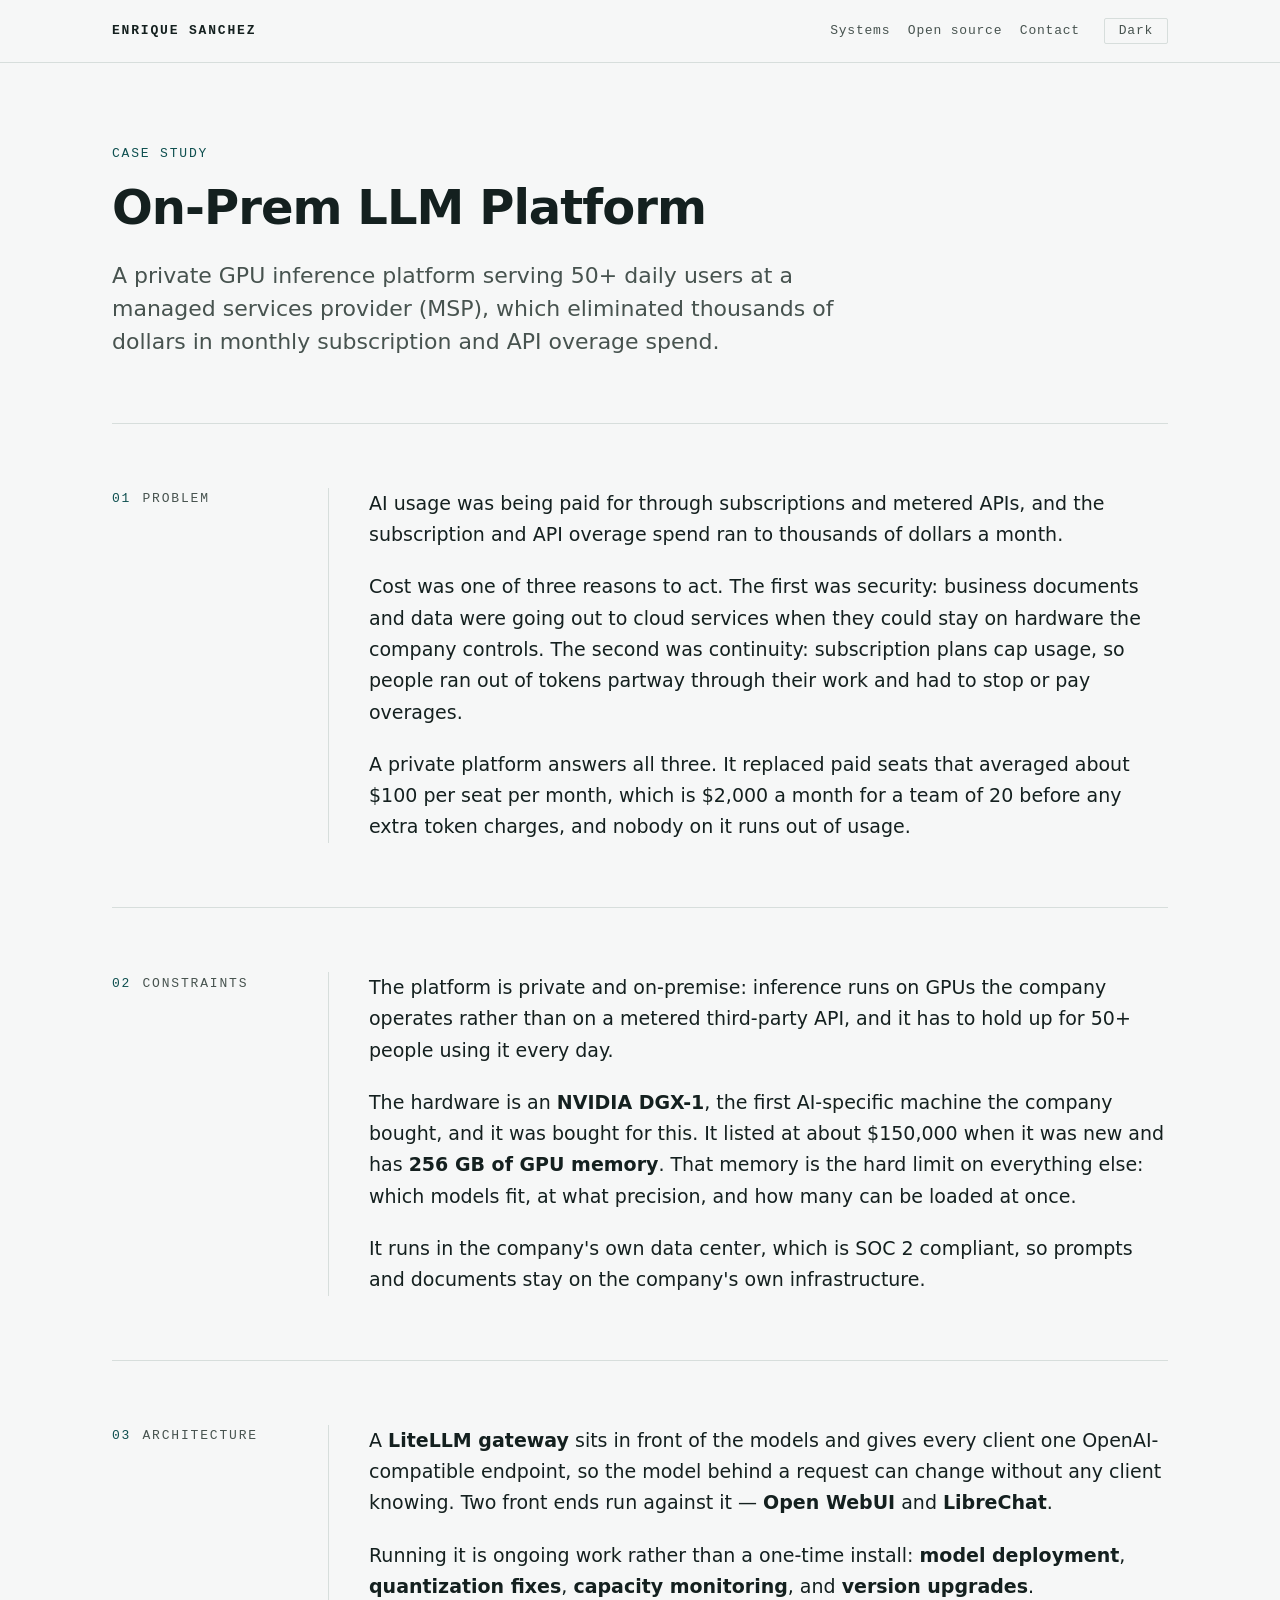
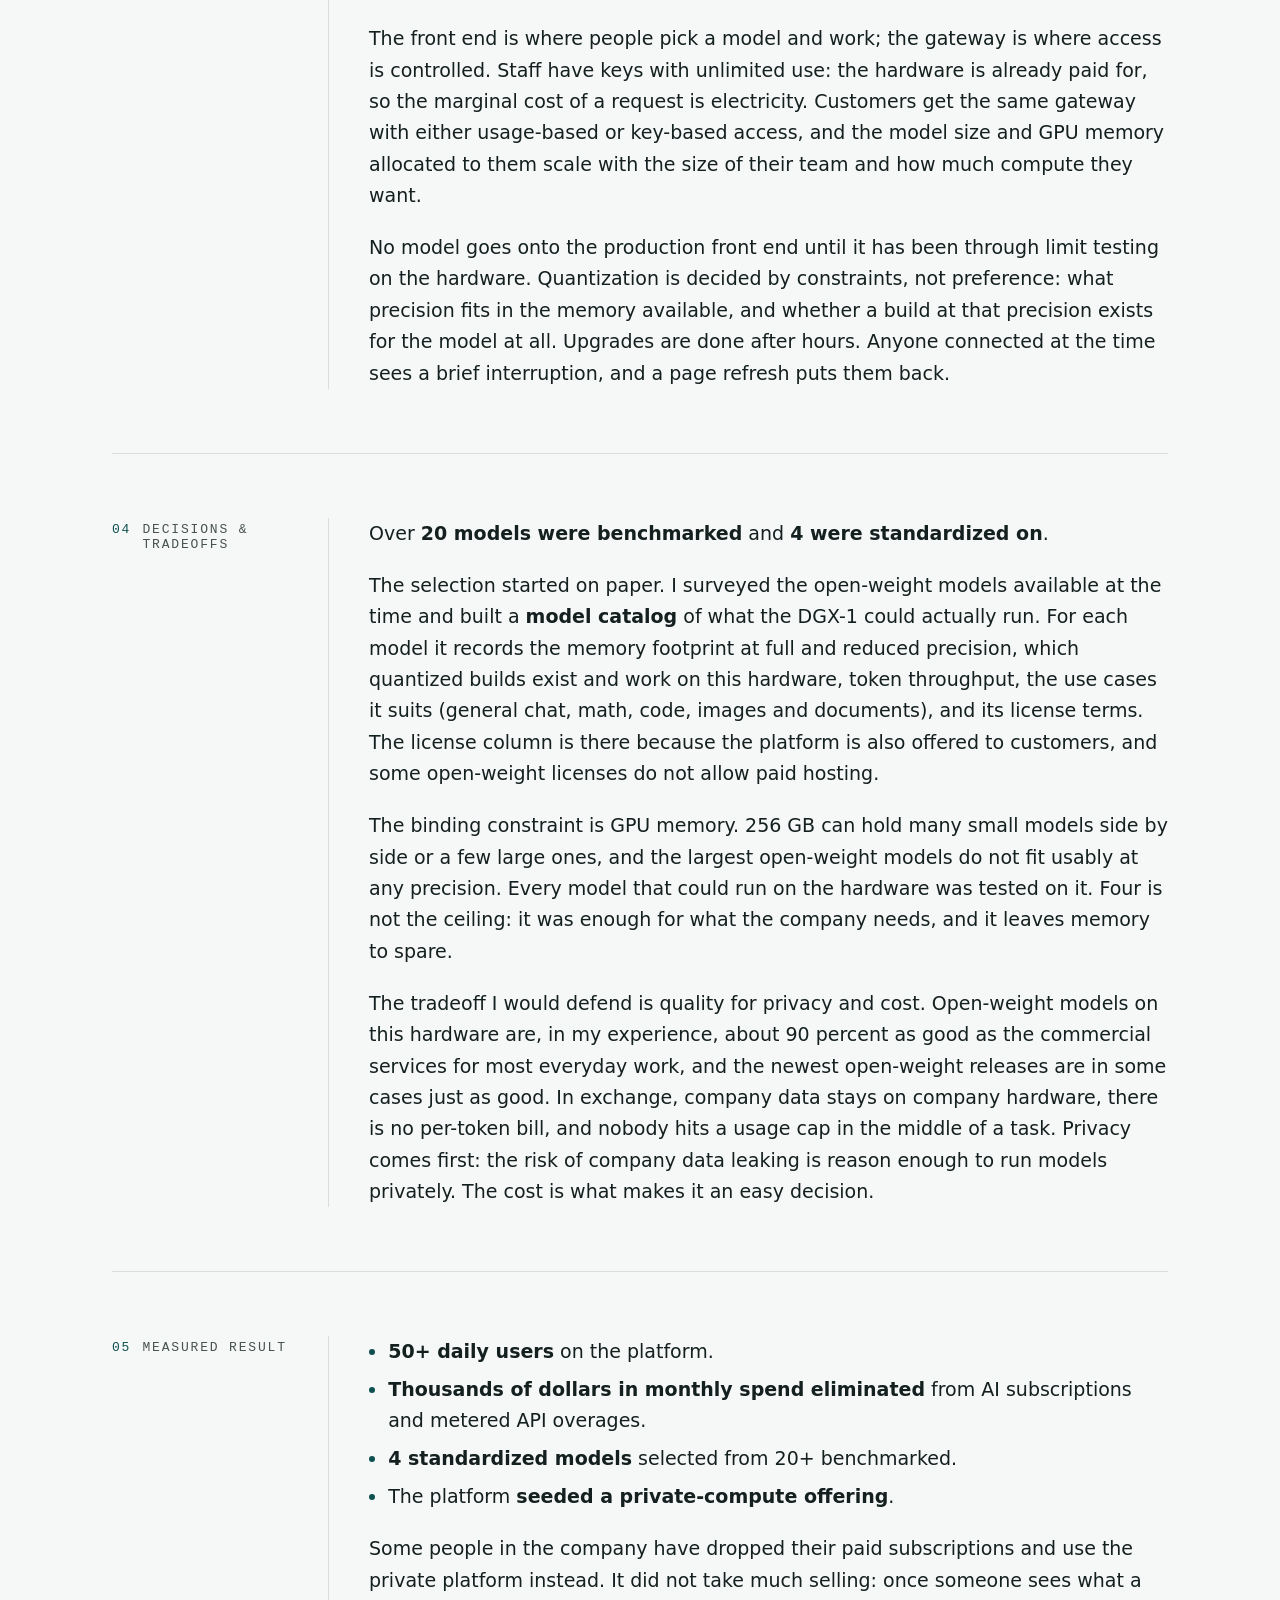
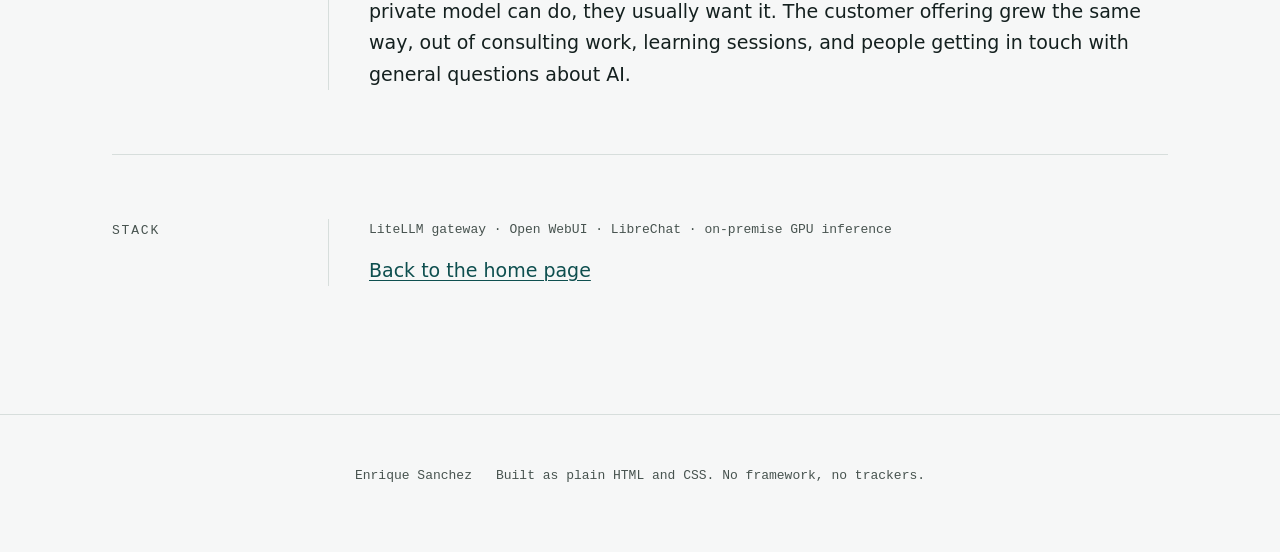
<file: case-studies/llm-platform.html>
<!DOCTYPE html>
<html lang="en">
<head>
<meta charset="utf-8">
<meta name="viewport" content="width=device-width, initial-scale=1">
<title>On-Prem LLM Platform — Case Study — Enrique Sanchez</title>
<meta name="description" content="Case study: a private GPU inference platform serving 50+ daily users on a LiteLLM gateway, eliminating monthly subscription and API overage spend and seeding a private-compute offering.">
<link rel="canonical" href="https://enrique-s-j.github.io/case-studies/llm-platform.html">
<meta property="og:type" content="article">
<meta property="og:url" content="https://enrique-s-j.github.io/case-studies/llm-platform.html">
<meta property="og:title" content="On-Prem LLM Platform — Case Study">
<meta property="og:description" content="A private GPU inference platform serving 50+ daily users on a LiteLLM gateway, eliminating monthly subscription and API overage spend and seeding a private-compute offering.">
<link rel="icon" href="/assets/favicon.svg" type="image/svg+xml">
<link rel="stylesheet" href="/assets/style.css">
<script>
  document.documentElement.className = 'js';
  try {
    var t = localStorage.getItem('theme');
    if (t) document.documentElement.setAttribute('data-theme', t);
  } catch (e) {}
</script>
<script src="/assets/theme.js" defer></script>
</head>
<body>

<a class="skip" href="#main">Skip to content</a>

<header class="masthead">
  <div class="wrap masthead__inner">
    <a class="mark" href="/">Enrique Sanchez</a>
    <nav aria-label="Primary">
      <a href="/#systems">Systems</a>
      <a href="/#open-source">Open source</a>
      <a href="/#contact">Contact</a>
    </nav>
    <button class="theme-toggle" type="button" id="theme-toggle" hidden>Theme</button>
  </div>
</header>

<main id="main">
  <div class="wrap">

    <div class="study-head">
      <p class="eyebrow">Case study</p>
      <h1>On-Prem LLM Platform</h1>
      <p class="standfirst">
        A private GPU inference platform serving 50+ daily users at a managed
        services provider (MSP), which eliminated thousands of dollars in monthly
        subscription and API overage spend.
      </p>
    </div>

    <section class="section step" aria-labelledby="s1">
      <h2 class="section__label" id="s1"><span class="step__num">01</span> Problem</h2>
      <div class="section__body">
        <p>
          AI usage was being paid for through subscriptions and metered APIs, and
          the subscription and API overage spend ran to thousands of dollars a
          month.
        </p>

        <p>
          Cost was one of three reasons to act. The first was security: business
          documents and data were going out to cloud services when they could
          stay on hardware the company controls. The second was continuity:
          subscription plans cap usage, so people ran out of tokens partway
          through their work and had to stop or pay overages.
        </p>
        <p>
          A private platform answers all three. It replaced paid seats that
          averaged about $100 per seat per month, which is $2,000 a month for a
          team of 20 before any extra token charges, and nobody on it runs out
          of usage.
        </p>
      </div>
    </section>

    <section class="section step" aria-labelledby="s2">
      <h2 class="section__label" id="s2"><span class="step__num">02</span> Constraints</h2>
      <div class="section__body">
        <p>
          The platform is private and on-premise: inference runs on GPUs the
          company operates rather than on a metered third-party API, and it has
          to hold up for 50+ people using it every day.
        </p>

        <p>
          The hardware is an <strong>NVIDIA DGX-1</strong>, the first AI-specific
          machine the company bought, and it was bought for this. It listed at
          about $150,000 when it was new and has
          <strong>256 GB of GPU memory</strong>. That memory is the hard limit on
          everything else: which models fit, at what precision, and how many can
          be loaded at once.
        </p>
        <p>
          It runs in the company's own data center, which is SOC 2 compliant, so
          prompts and documents stay on the company's own infrastructure.
        </p>
      </div>
    </section>

    <section class="section step" aria-labelledby="s3">
      <h2 class="section__label" id="s3"><span class="step__num">03</span> Architecture</h2>
      <div class="section__body">
        <p>
          A <strong>LiteLLM gateway</strong> sits in front of the models and gives
          every client one OpenAI-compatible endpoint, so the model behind a
          request can change without any client knowing. Two front ends run
          against it — <strong>Open WebUI</strong> and
          <strong>LibreChat</strong>.
        </p>
        <p>
          Running it is ongoing work rather than a one-time install:
          <strong>model deployment</strong>,
          <strong>quantization fixes</strong>,
          <strong>capacity monitoring</strong>, and
          <strong>version upgrades</strong>.
        </p>

        <p>
          The front end is where people pick a model and work; the gateway is
          where access is controlled. Staff have keys with unlimited use: the
          hardware is already paid for, so the marginal cost of a request is
          electricity. Customers get the same gateway with either usage-based or
          key-based access, and the model size and GPU memory allocated to them
          scale with the size of their team and how much compute they want.
        </p>
        <p>
          No model goes onto the production front end until it has been through
          limit testing on the hardware. Quantization is decided by constraints,
          not preference: what precision fits in the memory available, and
          whether a build at that precision exists for the model at all.
          Upgrades are done after hours. Anyone connected at the time sees a
          brief interruption, and a page refresh puts them back.
        </p>
      </div>
    </section>

    <section class="section step" aria-labelledby="s4">
      <h2 class="section__label" id="s4"><span class="step__num">04</span> Decisions &amp; tradeoffs</h2>
      <div class="section__body">
        <p>
          Over <strong>20 models were benchmarked</strong> and
          <strong>4 were standardized on</strong>.
        </p>

        <p>
          The selection started on paper. I surveyed the open-weight models
          available at the time and built a <strong>model catalog</strong> of
          what the DGX-1 could actually run. For each model it records the
          memory footprint at full and reduced precision, which quantized builds
          exist and work on this hardware, token throughput, the use cases it
          suits (general chat, math, code, images and documents), and its
          license terms. The license column is there because the platform is
          also offered to customers, and some open-weight licenses do not allow
          paid hosting.
        </p>
        <p>
          The binding constraint is GPU memory. 256 GB can hold many small
          models side by side or a few large ones, and the largest open-weight
          models do not fit usably at any precision. Every model that could run
          on the hardware was tested on it. Four is not the ceiling: it was
          enough for what the company needs, and it leaves memory to spare.
        </p>
        <p>
          The tradeoff I would defend is quality for privacy and cost.
          Open-weight models on this hardware are, in my experience, about 90
          percent as good as the commercial services for most everyday work, and
          the newest open-weight releases are in some cases just as good. In
          exchange, company data stays on company hardware, there is no
          per-token bill, and nobody hits a usage cap in the middle of a task.
          Privacy comes first: the risk of company data leaking is reason enough
          to run models privately. The cost is what makes it an easy decision.
        </p>
      </div>
    </section>

    <section class="section step" aria-labelledby="s5">
      <h2 class="section__label" id="s5"><span class="step__num">05</span> Measured result</h2>
      <div class="section__body">
        <ul>
          <li><strong>50+ daily users</strong> on the platform.</li>
          <li>
            <strong>Thousands of dollars in monthly spend eliminated</strong> from
            AI subscriptions and metered API overages.
          </li>
          <li>
            <strong>4 standardized models</strong> selected from 20+ benchmarked.
          </li>
          <li>
            The platform <strong>seeded a private-compute offering</strong>.
          </li>
        </ul>

        <p>
          Some people in the company have dropped their paid subscriptions and
          use the private platform instead. It did not take much selling: once
          someone sees what a private model can do, they usually want it. The
          customer offering grew the same way, out of consulting work, learning
          sessions, and people getting in touch with general questions about AI.
        </p>
      </div>
    </section>

    <section class="section" aria-labelledby="s7">
      <h2 class="section__label" id="s7">Stack</h2>
      <div class="section__body">
        <p class="stack">
          LiteLLM gateway · Open WebUI · LibreChat · on-premise GPU inference
        </p>
        <p><a href="/">Back to the home page</a></p>
      </div>
    </section>

  </div>
</main>

<footer class="foot">
  <div class="wrap masthead__inner">
    <span>Enrique Sanchez</span>
    <span>Built as plain HTML and CSS. No framework, no trackers.</span>
  </div>
</footer>

</body>
</html>
</file>
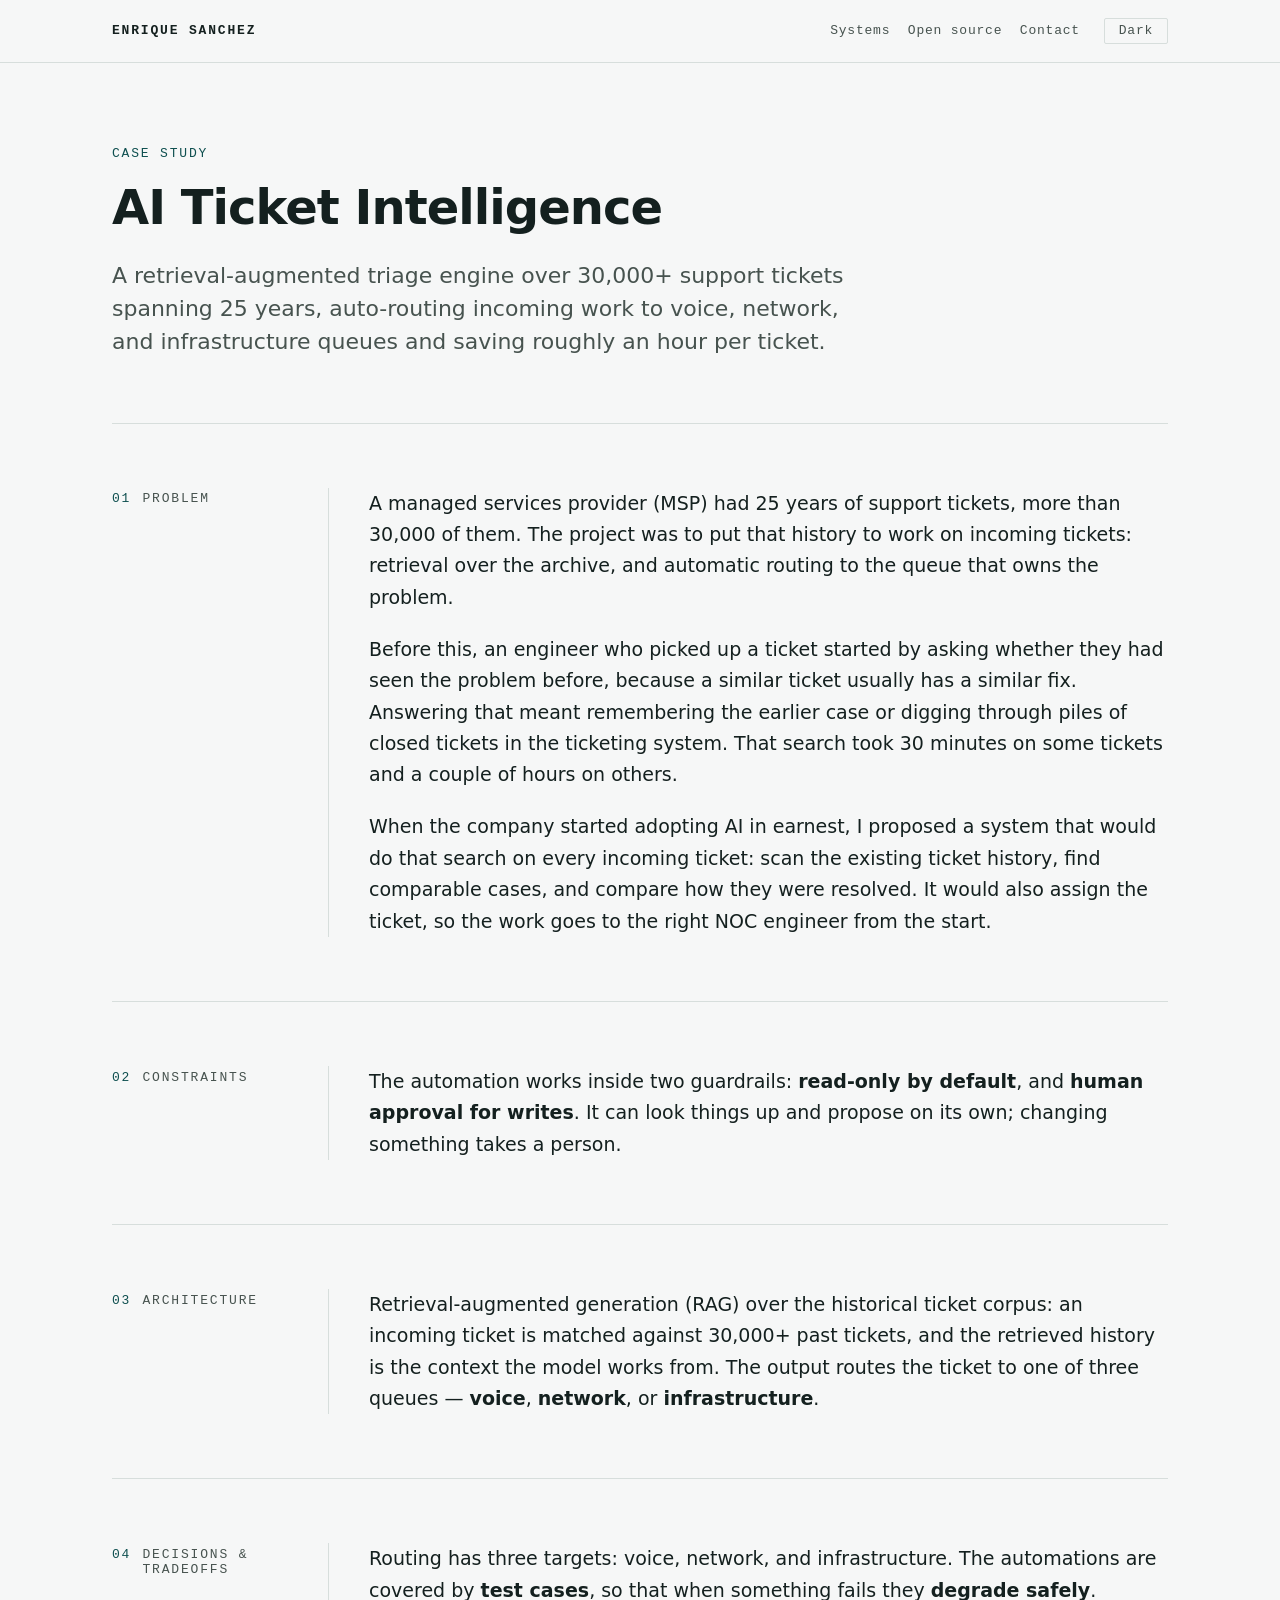
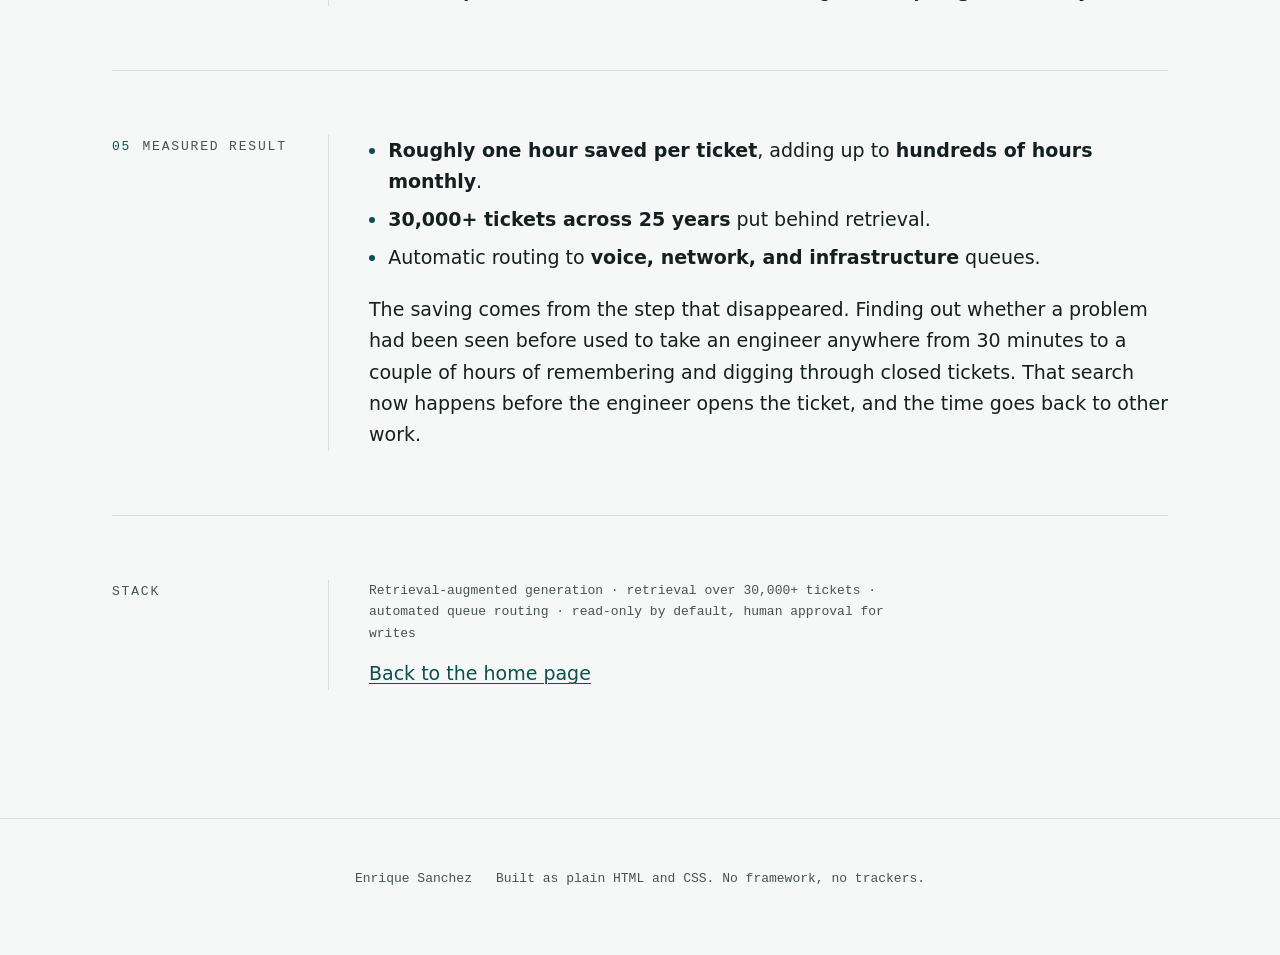
<file: case-studies/ticket-triage.html>
<!DOCTYPE html>
<html lang="en">
<head>
<meta charset="utf-8">
<meta name="viewport" content="width=device-width, initial-scale=1">
<title>AI Ticket Intelligence — Case Study — Enrique Sanchez</title>
<meta name="description" content="Case study: a retrieval-augmented triage engine over 30,000+ support tickets spanning 25 years, auto-routing work to voice, network, and infrastructure queues.">
<link rel="canonical" href="https://enrique-s-j.github.io/case-studies/ticket-triage.html">
<meta property="og:type" content="article">
<meta property="og:url" content="https://enrique-s-j.github.io/case-studies/ticket-triage.html">
<meta property="og:title" content="AI Ticket Intelligence — Case Study">
<meta property="og:description" content="A retrieval-augmented triage engine over 30,000+ support tickets spanning 25 years, auto-routing work to voice, network, and infrastructure queues.">
<link rel="icon" href="/assets/favicon.svg" type="image/svg+xml">
<link rel="stylesheet" href="/assets/style.css">
<script>
  document.documentElement.className = 'js';
  try {
    var t = localStorage.getItem('theme');
    if (t) document.documentElement.setAttribute('data-theme', t);
  } catch (e) {}
</script>
<script src="/assets/theme.js" defer></script>
</head>
<body>

<a class="skip" href="#main">Skip to content</a>

<header class="masthead">
  <div class="wrap masthead__inner">
    <a class="mark" href="/">Enrique Sanchez</a>
    <nav aria-label="Primary">
      <a href="/#systems">Systems</a>
      <a href="/#open-source">Open source</a>
      <a href="/#contact">Contact</a>
    </nav>
    <button class="theme-toggle" type="button" id="theme-toggle" hidden>Theme</button>
  </div>
</header>

<main id="main">
  <div class="wrap">

    <div class="study-head">
      <p class="eyebrow">Case study</p>
      <h1>AI Ticket Intelligence</h1>
      <p class="standfirst">
        A retrieval-augmented triage engine over 30,000+ support tickets spanning
        25 years, auto-routing incoming work to voice, network, and
        infrastructure queues and saving roughly an hour per ticket.
      </p>
    </div>

    <section class="section step" aria-labelledby="s1">
      <h2 class="section__label" id="s1"><span class="step__num">01</span> Problem</h2>
      <div class="section__body">
        <p>
          A managed services provider (MSP) had 25 years of support tickets,
          more than 30,000 of them. The project was to put that history to work
          on incoming tickets: retrieval over the archive, and automatic routing
          to the queue that owns the problem.
        </p>

        <p>
          Before this, an engineer who picked up a ticket started by asking
          whether they had seen the problem before, because a similar ticket
          usually has a similar fix. Answering that meant remembering the
          earlier case or digging through piles of closed tickets in the
          ticketing system. That search took 30 minutes on some tickets and a
          couple of hours on others.
        </p>
        <p>
          When the company started adopting AI in earnest, I proposed a system
          that would do that search on every incoming ticket: scan the existing
          ticket history, find comparable cases, and compare how they were
          resolved. It would also assign the ticket, so the work goes to the
          right NOC engineer from the start.
        </p>
      </div>
    </section>

    <section class="section step" aria-labelledby="s2">
      <h2 class="section__label" id="s2"><span class="step__num">02</span> Constraints</h2>
      <div class="section__body">
        <p>
          The automation works inside two guardrails:
          <strong>read-only by default</strong>, and
          <strong>human approval for writes</strong>. It can look things up and
          propose on its own; changing something takes a person.
        </p>
      </div>
    </section>

    <section class="section step" aria-labelledby="s3">
      <h2 class="section__label" id="s3"><span class="step__num">03</span> Architecture</h2>
      <div class="section__body">
        <p>
          Retrieval-augmented generation (RAG) over the historical ticket corpus:
          an incoming ticket is matched against 30,000+ past tickets, and the
          retrieved history is the context the model works from. The output
          routes the ticket to one of three queues —
          <strong>voice</strong>, <strong>network</strong>, or
          <strong>infrastructure</strong>.
        </p>
      </div>
    </section>

    <section class="section step" aria-labelledby="s4">
      <h2 class="section__label" id="s4"><span class="step__num">04</span> Decisions &amp; tradeoffs</h2>
      <div class="section__body">
        <p>
          Routing has three targets: voice, network, and infrastructure. The
          automations are covered by <strong>test cases</strong>, so that when
          something fails they <strong>degrade safely</strong>.
        </p>
      </div>
    </section>

    <section class="section step" aria-labelledby="s5">
      <h2 class="section__label" id="s5"><span class="step__num">05</span> Measured result</h2>
      <div class="section__body">
        <ul>
          <li>
            <strong>Roughly one hour saved per ticket</strong>, adding up to
            <strong>hundreds of hours monthly</strong>.
          </li>
          <li>
            <strong>30,000+ tickets across 25 years</strong> put behind
            retrieval.
          </li>
          <li>
            Automatic routing to <strong>voice, network, and infrastructure</strong>
            queues.
          </li>
        </ul>

        <p>
          The saving comes from the step that disappeared. Finding out whether a
          problem had been seen before used to take an engineer anywhere from 30
          minutes to a couple of hours of remembering and digging through closed
          tickets. That search now happens before the engineer opens the ticket,
          and the time goes back to other work.
        </p>
      </div>
    </section>

    <section class="section" aria-labelledby="s7">
      <h2 class="section__label" id="s7">Stack</h2>
      <div class="section__body">
        <p class="stack">
          Retrieval-augmented generation · retrieval over 30,000+ tickets ·
          automated queue routing · read-only by default, human approval for writes
        </p>
        <p><a href="/">Back to the home page</a></p>
      </div>
    </section>

  </div>
</main>

<footer class="foot">
  <div class="wrap masthead__inner">
    <span>Enrique Sanchez</span>
    <span>Built as plain HTML and CSS. No framework, no trackers.</span>
  </div>
</footer>

</body>
</html>
</file>
<file: assets/style.css>
/* Enrique Sanchez — portfolio
   Single stylesheet. No framework, no build step, no downloaded fonts. */

/* --- Tokens ---
   Light is the base. Dark redefines only what changes, once for the system
   preference and once for the explicit toggle, so both routes agree. */

:root {
  --bg: #f6f7f7;
  --surface: #ffffff;
  --ink: #14201f;
  --ink-muted: #47534f;
  --accent: #0e4f4f;
  --accent-soft: #e3ecea;
  --rule: #d7dedc;

  --cg-0: #e6ebea;
  --cg-1: #a9cfc9;
  --cg-2: #6aa9a1;
  --cg-3: #2f7c74;
  --cg-4: #0e4f4f;

  --font-sans: system-ui, -apple-system, "Segoe UI", Roboto, "Helvetica Neue",
    Arial, "Noto Sans", sans-serif;
  --font-mono: ui-monospace, SFMono-Regular, "SF Mono", Menlo, Consolas,
    "Liberation Mono", monospace;

  --step--1: 0.8125rem;
  --step-0: 1.1875rem;
  --step-1: 1.375rem;
  --step-2: 1.6875rem;
  --step-3: 2.125rem;
  --step-4: clamp(2.5rem, 7vw, 3.75rem);

  --measure: 68ch;
  --gutter: 11rem;
}

@media (prefers-color-scheme: dark) {
  :root:not([data-theme="light"]) {
    --bg: #0c1413;
    --surface: #121c1b;
    --ink: #e7edeb;
    --ink-muted: #a1b0ad;
    --accent: #5fbfb3;
    --accent-soft: #172725;
    --rule: #24322f;

    --cg-0: #1b2726;
    --cg-1: #2c534e;
    --cg-2: #3d7f76;
    --cg-3: #4fa89c;
    --cg-4: #5fbfb3;
  }
}

:root[data-theme="dark"] {
  --bg: #0c1413;
  --surface: #121c1b;
  --ink: #e7edeb;
  --ink-muted: #a1b0ad;
  --accent: #5fbfb3;
  --accent-soft: #172725;
  --rule: #24322f;

  --cg-0: #1b2726;
  --cg-1: #2c534e;
  --cg-2: #3d7f76;
  --cg-3: #4fa89c;
  --cg-4: #5fbfb3;
}

/* --- Base --- */

*,
*::before,
*::after {
  box-sizing: border-box;
}

html {
  -webkit-text-size-adjust: 100%;
}

@media (prefers-reduced-motion: no-preference) {
  html {
    scroll-behavior: smooth;
  }
}

body {
  margin: 0;
  background: var(--bg);
  color: var(--ink);
  font-family: var(--font-sans);
  font-size: var(--step-0);
  line-height: 1.65;
  -webkit-font-smoothing: antialiased;
}

::selection {
  background: var(--accent);
  color: var(--bg);
}

h1,
h2,
h3 {
  line-height: 1.15;
  letter-spacing: -0.02em;
  margin: 0;
  font-weight: 700;
}

p {
  margin: 0 0 1.1em;
  max-width: var(--measure);
}

a {
  color: var(--accent);
  text-decoration-thickness: 1px;
  text-underline-offset: 0.18em;
}

a:hover {
  text-decoration-thickness: 2px;
}

:focus-visible {
  outline: 2px solid var(--accent);
  outline-offset: 3px;
  border-radius: 2px;
}

/* --- Layout --- */

.wrap {
  max-width: 72rem;
  margin-inline: auto;
  padding-inline: clamp(1.25rem, 5vw, 3rem);
}

.skip {
  position: absolute;
  left: -9999px;
  top: 0;
  background: var(--accent);
  color: var(--bg);
  padding: 0.65rem 1rem;
  z-index: 10;
}

.skip:focus {
  left: 0;
}

/* --- Header --- */

.masthead {
  border-bottom: 1px solid var(--rule);
}

.masthead__inner {
  display: flex;
  flex-wrap: wrap;
  align-items: center;
  gap: 1rem 1.5rem;
  padding-block: 1.1rem;
}

.mark {
  font-family: var(--font-mono);
  font-size: var(--step--1);
  font-weight: 600;
  letter-spacing: 0.14em;
  text-transform: uppercase;
  text-decoration: none;
  color: var(--ink);
  margin-right: auto;
}

.mark:hover {
  color: var(--accent);
}

.masthead nav {
  display: flex;
  flex-wrap: wrap;
  gap: 0.35rem 1.1rem;
  min-width: 0;
}

.masthead nav a {
  font-family: var(--font-mono);
  font-size: var(--step--1);
  letter-spacing: 0.06em;
  text-decoration: none;
  color: var(--ink-muted);
}

.masthead nav a:hover {
  color: var(--accent);
  text-decoration: underline;
}

.theme-toggle {
  font-family: var(--font-mono);
  font-size: var(--step--1);
  letter-spacing: 0.06em;
  color: var(--ink-muted);
  background: transparent;
  border: 1px solid var(--rule);
  border-radius: 2px;
  padding: 0.3rem 0.6rem;
  /* Same width for "Dark" and "Light". */
  min-width: calc(5ch + 0.3em + 1.2rem + 2px);
  cursor: pointer;
}

/* With scripting on (class set by the inline head script), hold the hidden
   button's box open so the deferred script's reveal shifts nothing. */
.js .theme-toggle[hidden] {
  display: block;
  visibility: hidden;
}

.theme-toggle:hover {
  color: var(--accent);
  border-color: var(--accent);
}

/* --- Hero --- */

.hero {
  padding-block: clamp(3.5rem, 10vw, 6.5rem) clamp(2.5rem, 7vw, 4.5rem);
}

.hero h1 {
  font-size: var(--step-4);
  font-weight: 800;
  letter-spacing: -0.035em;
}

.hero__role {
  font-family: var(--font-mono);
  font-size: var(--step--1);
  letter-spacing: 0.12em;
  text-transform: uppercase;
  color: var(--accent);
  margin: 1.1rem 0 1.75rem;
}

.hero__intro {
  font-size: var(--step-1);
  line-height: 1.5;
  color: var(--ink-muted);
  max-width: 46ch;
}

.hero__list {
  font-size: var(--step-1);
  line-height: 1.5;
  color: var(--ink-muted);
  max-width: 60ch;
  margin: -0.5rem 0 1.4rem;
  padding-left: 1.2rem;
}

.hero__list li {
  margin-bottom: 0.35rem;
}

.hero__list li::marker {
  color: var(--accent);
}

.hero__list strong {
  color: var(--ink);
}

/* --- Section grid: the hanging label gutter ---
   The structural idea of the page. Section labels sit in their own column
   on wide screens and stack above the content on narrow ones. */

.section {
  display: grid;
  /* minmax(0, 1fr) rather than 1fr: a grid track's automatic minimum is its
     content's min-content width, which lets a pre-formatted block (the
     terminal) push the whole page wider than the viewport on narrow screens. */
  grid-template-columns: minmax(0, 1fr);
  gap: 0.85rem;
  padding-block: clamp(2.5rem, 6vw, 4rem);
  border-top: 1px solid var(--rule);
}

.section__label {
  font-family: var(--font-mono);
  font-size: var(--step--1);
  font-weight: 500;
  letter-spacing: 0.14em;
  text-transform: uppercase;
  color: var(--ink-muted);
  margin: 0;
  padding-top: 0.3rem;
}

.section__body > :last-child {
  margin-bottom: 0;
}

@media (min-width: 56rem) {
  .section {
    grid-template-columns: var(--gutter) minmax(0, 1fr);
    gap: 2.5rem;
  }

  .section__body {
    border-left: 1px solid var(--rule);
    padding-left: 2.5rem;
  }
}

/* --- System cards --- */

.systems {
  list-style: none;
  margin: 0;
  padding: 0;
  display: grid;
  gap: 1px;
  background: var(--rule);
  border: 1px solid var(--rule);
  border-radius: 3px;
  overflow: hidden;
}

.systems li {
  background: var(--surface);
  padding: 1.5rem 1.6rem;
}

.systems h3 {
  font-size: var(--step-2);
}

.systems p {
  margin: 0.6rem 0 0.9rem;
  color: var(--ink-muted);
  max-width: 56ch;
}

.systems a {
  font-family: var(--font-mono);
  font-size: var(--step--1);
  letter-spacing: 0.04em;
}

/* --- Repo list --- */

.repos {
  list-style: none;
  margin: 0;
  padding: 0;
  display: grid;
  gap: 1.4rem;
}

.repos h3 {
  font-family: var(--font-mono);
  font-size: var(--step-0);
  font-weight: 600;
  letter-spacing: -0.01em;
}

.repos p {
  margin: 0.35rem 0 0;
  color: var(--ink-muted);
  max-width: 60ch;
}

/* --- Contact --- */

.contact {
  list-style: none;
  margin: 0;
  padding: 0;
  display: flex;
  flex-wrap: wrap;
  gap: 0.6rem 2rem;
  font-family: var(--font-mono);
  font-size: var(--step--1);
  letter-spacing: 0.04em;
}

/* --- Case studies --- */

.study-head {
  padding-block: clamp(3rem, 8vw, 5rem) clamp(1.5rem, 4vw, 2.5rem);
}

.study-head h1 {
  font-size: clamp(2.1rem, 5.5vw, 3rem);
  font-weight: 800;
  max-width: 20ch;
}

.study-head .eyebrow {
  font-family: var(--font-mono);
  font-size: var(--step--1);
  letter-spacing: 0.14em;
  text-transform: uppercase;
  color: var(--accent);
  margin: 0 0 1rem;
}

.study-head .standfirst {
  font-size: var(--step-1);
  line-height: 1.5;
  color: var(--ink-muted);
  max-width: 54ch;
  margin-top: 1.5rem;
}

/* The case-study sections ARE a sequence — problem through outcome — so the
   step numbers carry real information here. The index page has none. */
.step .section__label {
  display: flex;
  align-items: baseline;
  gap: 0.7rem;
}

.step__num {
  color: var(--accent);
  font-variant-numeric: tabular-nums;
}

/* Direct children only. Card and repo titles are nested h3s with their own
   rules, which a descendant selector here would override. */
.section__body > h3 {
  font-size: var(--step-0);
  font-family: var(--font-mono);
  font-weight: 600;
  letter-spacing: 0;
  margin: 1.6rem 0 0.4rem;
}

/* Prose lists only. The component lists (.readout, .systems, .repos,
   .contact) carry a class and set their own box. :where() adds no
   specificity, so any classed list still overrides this. */
.section__body ul:where(:not([class])) {
  max-width: var(--measure);
  padding-left: 1.2rem;
  margin: 0 0 1.1em;
}

.section__body ul:where(:not([class])) > li {
  margin-bottom: 0.4rem;
}

.section__body li::marker {
  color: var(--accent);
}

.stack {
  font-family: var(--font-mono);
  font-size: var(--step--1);
  color: var(--ink-muted);
  max-width: var(--measure);
}

/* --- Footer --- */

.foot {
  border-top: 1px solid var(--rule);
  margin-top: clamp(2.5rem, 6vw, 4rem);
  padding-block: 2rem 3rem;
  font-family: var(--font-mono);
  font-size: var(--step--1);
  color: var(--ink-muted);
  display: flex;
  flex-wrap: wrap;
  gap: 0.6rem 1.5rem;
  justify-content: space-between;
}

/* --- 404 --- */

.notfound {
  padding-block: clamp(4rem, 12vw, 8rem);
}

.notfound h1 {
  font-size: var(--step-3);
}

.notfound .code {
  font-family: var(--font-mono);
  font-size: var(--step--1);
  letter-spacing: 0.14em;
  color: var(--accent);
  margin: 0 0 1rem;
}

/* === Signature elements === */

/* --- Metrics readout ---
   The numbers are the strongest evidence on the page, so they get the most
   deliberate typography: large tabular monospace against a hairline grid.
   Not stat cards — a readout. */

.readout {
  list-style: none;
  margin: 0;
  padding: 0;
  display: grid;
  gap: 0;
  border-top: 1px solid var(--rule);
}

.readout li {
  display: flex;
  flex-wrap: wrap;
  align-items: baseline;
  gap: 0.2rem 1.25rem;
  padding: 0.95rem 0;
  border-bottom: 1px solid var(--rule);
}

.readout__val {
  font-family: var(--font-mono);
  font-size: clamp(1.75rem, 4.5vw, 2.375rem);
  font-weight: 600;
  line-height: 1;
  letter-spacing: -0.03em;
  font-variant-numeric: tabular-nums;
  color: var(--accent);
  flex: 0 0 auto;
  min-width: 7ch;
}

.readout__key {
  color: var(--ink-muted);
  font-size: var(--step--1);
  line-height: 1.45;
  max-width: 48ch;
}

/* --- Architecture diagram ---
   Below 40rem it scrolls sideways in its own box, like the transcript,
   instead of shrinking until its labels are unreadable. */

.diagram-scroll {
  overflow-x: auto;
  margin: 0 0 1.2rem;
}

.diagram {
  width: 100%;
  min-width: 40rem;
  height: auto;
  max-width: 56rem;
  display: block;
}

.dg-box {
  fill: var(--surface);
  stroke: var(--rule);
  stroke-width: 1;
}

.dg-box--accent {
  stroke: var(--accent);
}

.dg-title {
  font-family: var(--font-sans);
  font-size: 15px;
  font-weight: 700;
  fill: var(--ink);
}

.dg-sub {
  font-family: var(--font-mono);
  font-size: 11px;
  fill: var(--ink-muted);
  letter-spacing: 0.04em;
}

.dg-note {
  font-family: var(--font-mono);
  font-size: 11px;
  fill: var(--accent);
  letter-spacing: 0.08em;
  text-transform: uppercase;
}

.dg-link {
  stroke: var(--accent);
  stroke-width: 1.5;
  fill: none;
}

.dg-head {
  fill: var(--accent);
}

/* No scroll-linked entrance animation here, deliberately.
   A view() timeline with a from-state of opacity:0 strands the content
   invisible whenever the range fails to resolve — inside a scroll container,
   in print, in a full-page capture. A diagram that sometimes isn't there is a
   worse diagram, and this one does not need to move to make its point. */

/* --- Terminal transcript ---
   Real selectable text in a <pre>, not an image, so it is searchable and a
   screen reader can read it. */

.terminal {
  border: 1px solid var(--rule);
  border-radius: 4px;
  background: var(--surface);
  overflow: hidden;
  max-width: 56rem;
  min-width: 0;
  margin: 0 0 1.2rem;
}

.terminal__bar {
  display: flex;
  align-items: center;
  gap: 0.5rem;
  padding: 0.55rem 0.9rem;
  border-bottom: 1px solid var(--rule);
  font-family: var(--font-mono);
  font-size: 0.75rem;
  letter-spacing: 0.08em;
  color: var(--ink-muted);
  text-transform: uppercase;
}

.terminal__dot {
  width: 9px;
  height: 9px;
  border-radius: 50%;
  background: var(--rule);
  flex: 0 0 auto;
}

.terminal__dot:first-child {
  background: var(--accent);
}

.terminal__body {
  margin: 0;
  padding: 1.1rem 1.2rem 1.3rem;
  font-family: var(--font-mono);
  font-size: 0.8125rem;
  line-height: 1.7;
  overflow-x: auto;
  white-space: pre;
  color: var(--ink);
}

.t-user { color: var(--ink); font-weight: 600; }
.t-tool { color: var(--accent); }
.t-out { color: var(--ink-muted); }
.t-said { color: var(--ink); }

.t-caret {
  display: inline-block;
  width: 0.5em;
  height: 1em;
  background: var(--accent);
  vertical-align: text-bottom;
}

@media (prefers-reduced-motion: no-preference) {
  .t-caret { animation: blink 1.1s step-end infinite; }
}

@keyframes blink {
  50% { opacity: 0; }
}

/* --- Workflow screenshots --- */

.shots {
  display: grid;
  gap: 1.75rem;
  margin: 0;
}

.shot {
  margin: 0;
}

.shot img {
  width: 100%;
  height: auto;
  /* Stated explicitly rather than left to the width/height attributes: these
     are lazy-loaded far below the fold, and without a reserved box the caption
     and everything under it jumps when the image finally arrives. */
  aspect-ratio: 1600 / 687;
  display: block;
  border: 1px solid var(--rule);
  border-radius: 4px;
  background: var(--surface);
}

.shot--webui img {
  aspect-ratio: 1600 / 711;
}

.shot--libre img {
  aspect-ratio: 1600 / 589;
}

.shot figcaption {
  font-family: var(--font-mono);
  font-size: var(--step--1);
  color: var(--ink-muted);
  margin-top: 0.6rem;
  line-height: 1.5;
  max-width: 62ch;
}

.shot figcaption b {
  color: var(--ink);
  font-weight: 600;
}

/* --- Contribution grid --- */

.contrib-grid {
  width: 100%;
  height: auto;
  max-width: 46rem;
  display: block;
}

.cg-c { fill: var(--cg-0); }
.cg-1 { fill: var(--cg-1); }
.cg-2 { fill: var(--cg-2); }
.cg-3 { fill: var(--cg-3); }
.cg-4 { fill: var(--cg-4); }

.cg-month {
  font-family: var(--font-mono);
  font-size: 9px;
  fill: var(--ink-muted);
  letter-spacing: 0.06em;
}

.contrib-caption {
  font-family: var(--font-mono);
  font-size: var(--step--1);
  color: var(--ink-muted);
  margin: 0.8rem 0 0;
}

.contrib-caption strong {
  color: var(--ink);
}
</file>
